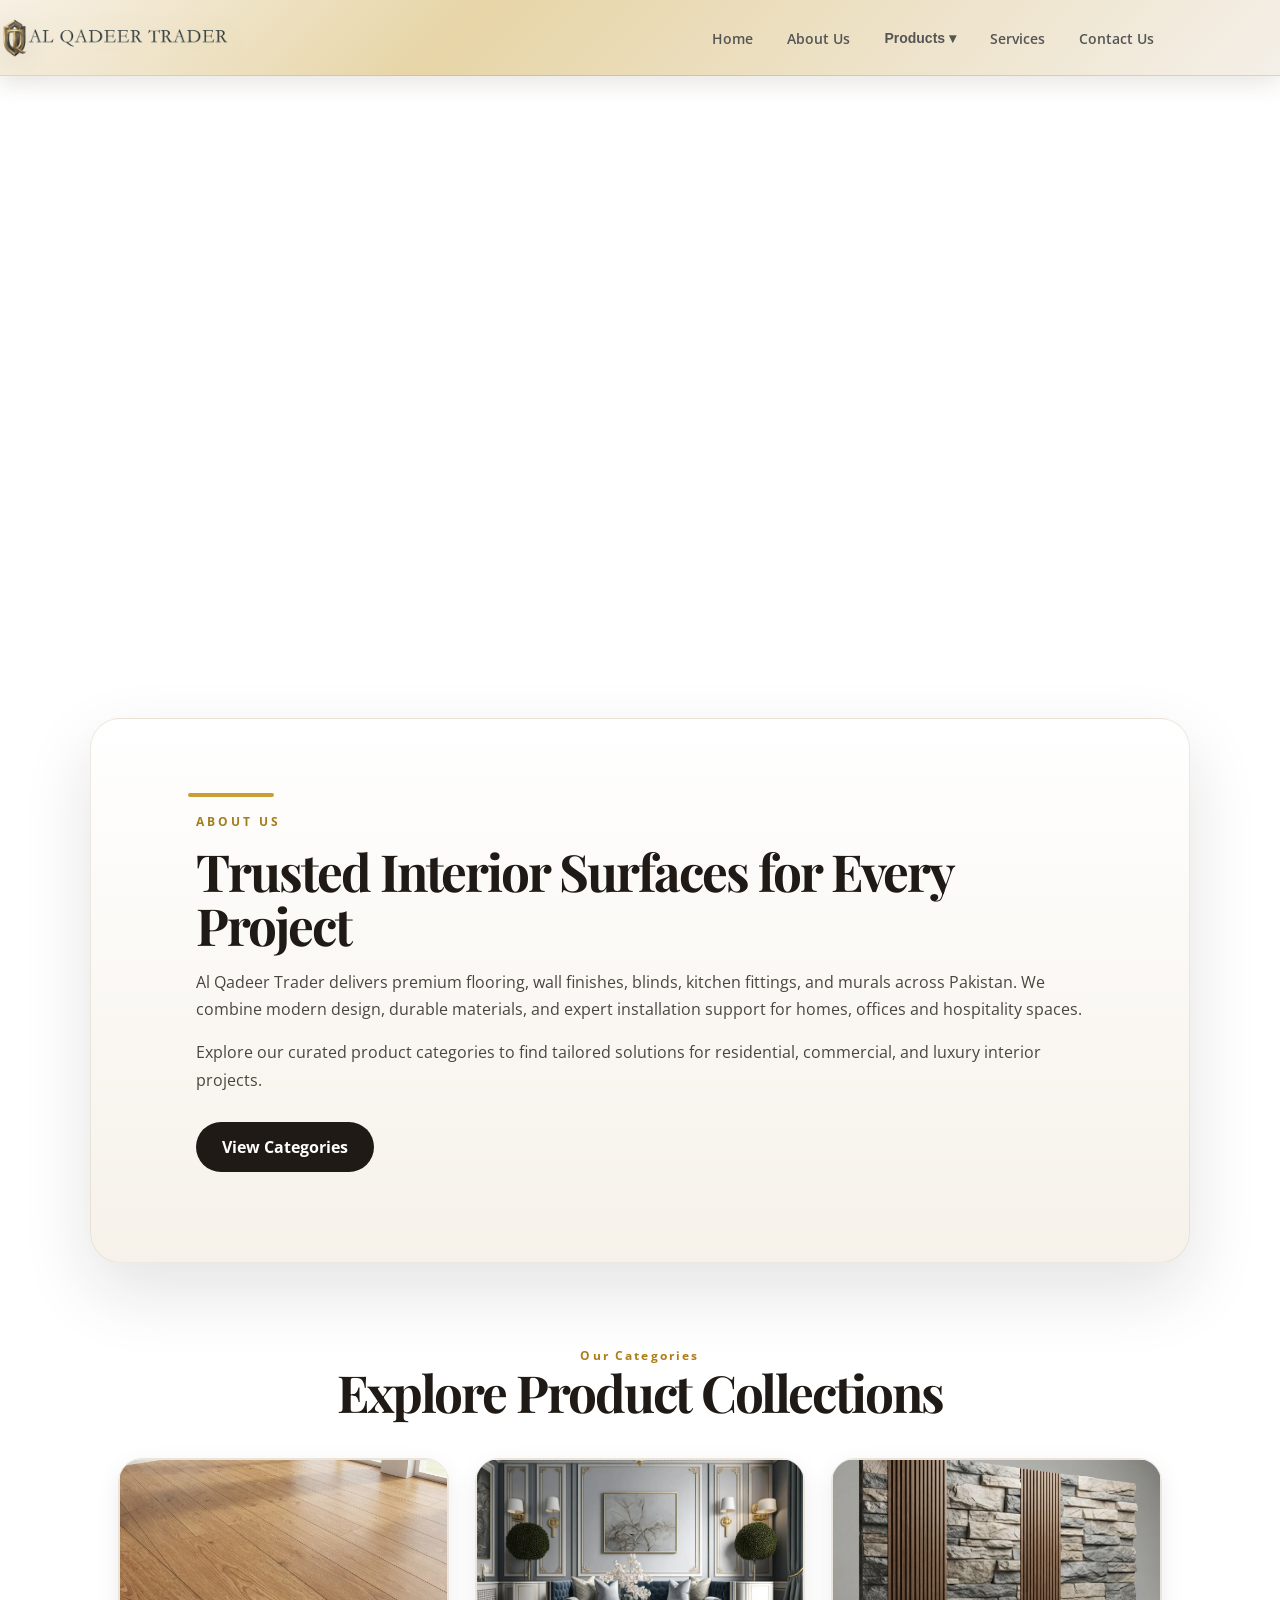
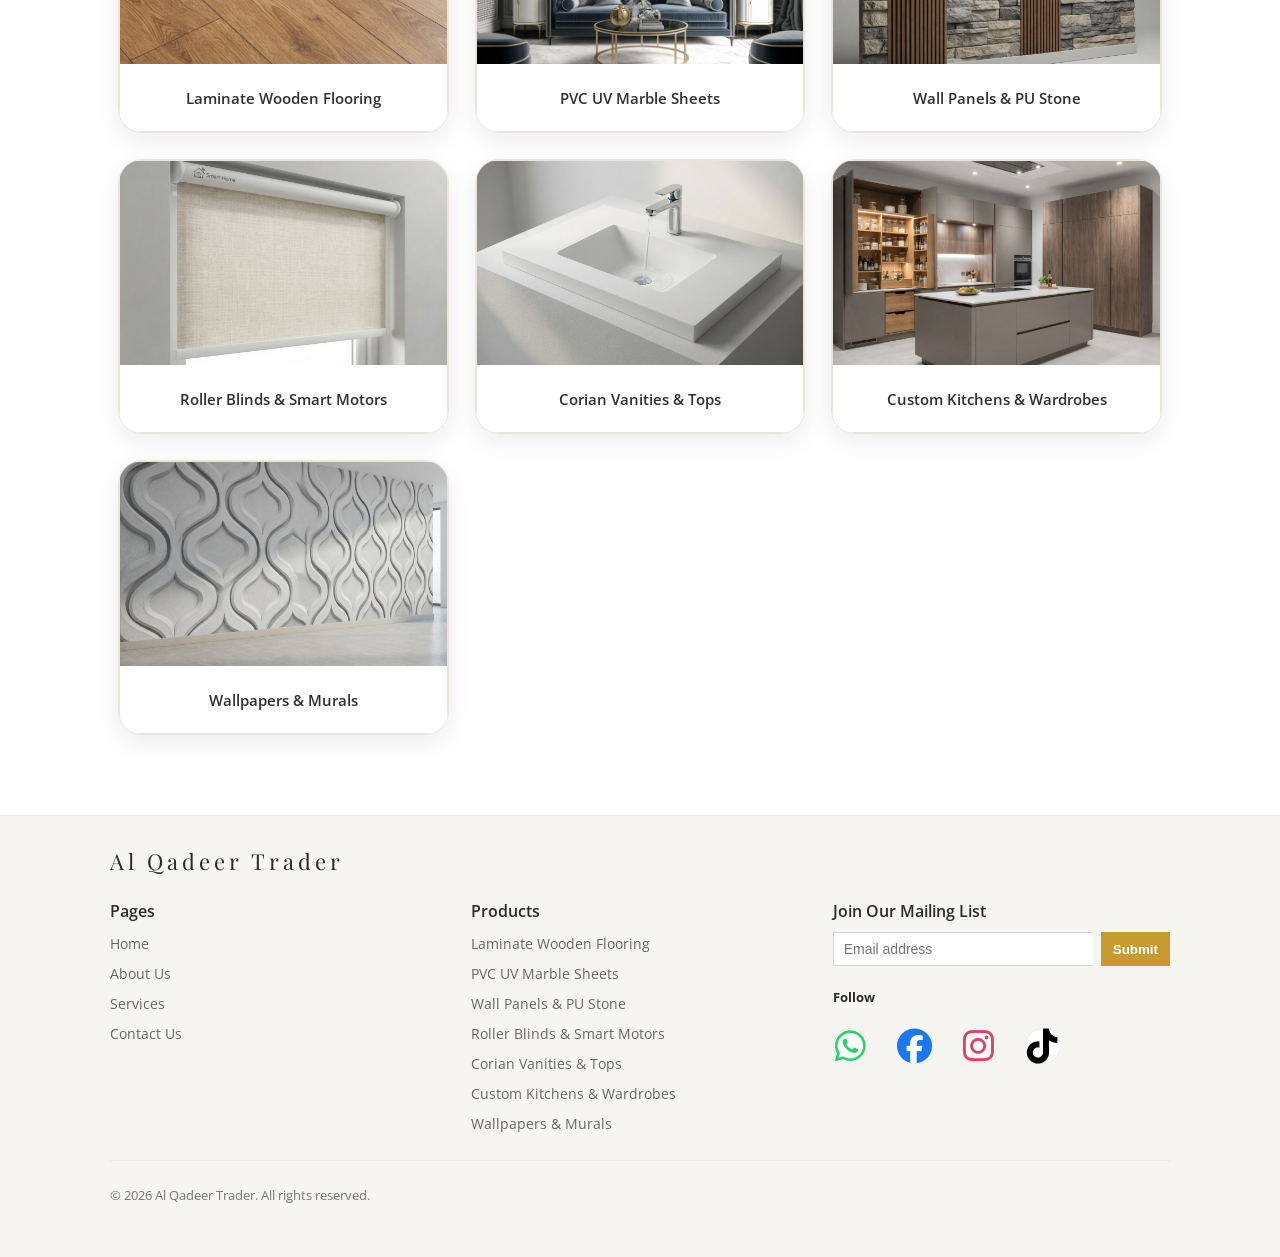
<file: index.html>
<!doctype html>
<html lang="en">
  <head>
    <meta charset="utf-8" />
    <meta name="viewport" content="width=device-width, initial-scale=1" />
    <title>Al Qadeer Trader</title>
    <link
      href="https://fonts.googleapis.com/css2?family=Playfair+Display:wght@400;700&family=Open+Sans:wght@300;600&display=swap"
      rel="stylesheet"
    />
    <link
      rel="stylesheet"
      href="https://cdnjs.cloudflare.com/ajax/libs/font-awesome/6.7.2/css/all.min.css"
    />
    <link rel="stylesheet" href="styles.css" />
  </head>

  <body>
    <header class="navbar">
      <div class="nav-container">
        <a href="index.html" class="brand"><img src="image.png" alt="Al Qadeer Trader" class="brand-logo"></a>

        <button
          class="nav-toggle"
          aria-label="Toggle navigation"
          aria-expanded="false"
        >
          ☰
        </button>

        <nav class="nav" id="mainNav">
          <ul class="nav-list">
            <li class="nav-item"><a href="index.html">Home</a></li>
            <li class="nav-item hide-mobile"><a href="about-us.html">About Us</a></li>

            <li class="nav-item dropdown">
              <button class="dropdown-toggle" aria-expanded="false">
                Products ▾
              </button>
              <ul class="dropdown-menu">
                <li><a href="laminate-flooring.html">Laminate Wooden Flooring</a></li>
                <li><a href="pvc-marble-sheets.html">PVC UV Marble Sheets</a></li>
                <li><a href="wall-panels-pu-stone.html">Wall Panels &amp; PU Stone</a></li>
                <li><a href="roller-blinds-smart-motors.html">Roller Blinds &amp; Smart Motors</a></li>
                <li><a href="corian-vanities.html">Corian Vanities &amp; Tops</a></li>
                <li><a href="custom-kitchens-wardrobes.html">Custom Kitchens &amp; Wardrobes</a></li>
                <li><a href="wallpapers-murals.html">Wallpapers &amp; Murals</a></li>
              </ul>
            </li>

            <li class="nav-item"><a href="services.html">Services</a></li>
            <li class="nav-item"><a href="contact-us.html">Contact Us</a></li>
          </ul>
        </nav>
      </div>
    </header>
    <!-- Mobile full-screen overlay menu (Dribbble-like) -->
    <div class="mobile-menu-overlay" id="mobileMenu" aria-hidden="true">
      <div class="mobile-menu-inner">
        <button class="mobile-close" aria-label="Close menu">✕</button>

        <a href="index.html" class="mobile-brand"><img src="image.png" alt="Al Qadeer Trader" class="brand-logo"></a>

        <ul class="mobile-menu-list">
          <li class="mobile-item"><a href="index.html">Home</a></li>
          <li class="mobile-item mobile-hide"><a href="about-us.html">About Us</a></li>

          <li class="mobile-item mobile-accordion">
            <button class="accordion-toggle">Products ▾</button>
            <ul class="accordion-panel">
              <li><a href="laminate-flooring.html">Laminate Wooden Flooring</a></li>
              <li><a href="pvc-marble-sheets.html">PVC UV Marble Sheets</a></li>
              <li><a href="wall-panels-pu-stone.html">Wall Panels &amp; PU Stone</a></li>
              <li><a href="roller-blinds-smart-motors.html">Roller Blinds &amp; Smart Motors</a></li>
              <li><a href="corian-vanities.html">Corian Vanities &amp; Tops</a></li>
              <li><a href="custom-kitchens-wardrobes.html">Custom Kitchens &amp; Wardrobes</a></li>
              <li><a href="wallpapers-murals.html">Wallpapers &amp; Murals</a></li>
            </ul>
          </li>

          <li class="mobile-item"><a href="services.html">Services</a></li>
          <li class="mobile-item"><a href="contact-us.html">Contact Us</a></li>
        </ul>

        <!-- CTA removed -->
      </div>
    </div>

    <main class="content">
      <div class="video-wrap">
        <video autoplay muted playsinline preload="auto">
          <source src="aqib.mp4" type="video/mp4" />
          Your browser does not support the video tag.
        </video>
      </div>

      <section class="about-section" id="about">
        <div class="about-inner">
          <span class="eyebrow">About Us</span>
          <h2>Trusted Interior Surfaces for Every Project</h2>
          <p>
            Al Qadeer Trader delivers premium flooring, wall finishes, blinds, kitchen fittings, and murals across Pakistan.
            We combine modern design, durable materials, and expert installation support for homes, offices and hospitality spaces.
          </p>
          <p>
            Explore our curated product categories to find tailored solutions for residential, commercial, and luxury interior projects.
          </p>
          <a href="#products" class="button">View Categories</a>
        </div>
      </section>

      <section class="category-overview" id="products">
        <div class="overview-inner">
          <div class="overview-head">
            <span class="eyebrow">Our Categories</span>
            <h2>Explore Product Collections</h2>
          </div>
          <div class="category-grid">
            <article class="gallery-card category-card">
              <a href="laminate-flooring.html">
                <img src="pic.jpeg" alt="Laminate Wooden Flooring" />
                <div class="gallery-caption"><h3>Laminate Wooden Flooring</h3></div>
              </a>
            </article>
            <article class="gallery-card category-card">
              <a href="pvc-marble-sheets.html">
                <img src="pic71.webp" alt="PVC UV Marble Sheets" />
                <div class="gallery-caption"><h3>PVC UV Marble Sheets</h3></div>
              </a>
            </article>
            <article class="gallery-card category-card">
              <a href="wall-panels-pu-stone.html">
                <img src="pic2.jpeg" alt="Wall Panels & PU Stone" />
                <div class="gallery-caption"><h3>Wall Panels &amp; PU Stone</h3></div>
              </a>
            </article>
            <article class="gallery-card category-card">
              <a href="roller-blinds-smart-motors.html">
                <img src="pic3.jpeg" alt="Roller Blinds & Smart Motors" />
                <div class="gallery-caption"><h3>Roller Blinds &amp; Smart Motors</h3></div>
              </a>
            </article>
            <article class="gallery-card category-card">
              <a href="corian-vanities.html">
                <img src="pic4.jpeg" alt="Corian Vanities & Tops" />
                <div class="gallery-caption"><h3>Corian Vanities &amp; Tops</h3></div>
              </a>
            </article>
            <article class="gallery-card category-card">
              <a href="custom-kitchens-wardrobes.html">
                <img src="pic5.jpeg" alt="Custom Kitchens & Wardrobes" />
                <div class="gallery-caption"><h3>Custom Kitchens &amp; Wardrobes</h3></div>
              </a>
            </article>
            <article class="gallery-card category-card">
              <a href="wallpapers-murals.html">
                <img src="pic6.jpeg" alt="Wallpapers & Murals" />
                <div class="gallery-caption"><h3>Wallpapers &amp; Murals</h3></div>
              </a>
            </article>
          </div>
        </div>
      </section>
    </main>
    <footer class="site-footer">
      <div class="footer-inner">
        <div class="footer-top">
          <div class="footer-logo">Al Qadeer Trader</div>
        </div>

        <div class="footer-row">
          <div class="footer-col">
            <h4>Pages</h4>
            <ul>
              <li><a href="index.html">Home</a></li>
              <li><a href="about-us.html">About Us</a></li>
              <li><a href="services.html">Services</a></li>
              <li><a href="contact-us.html">Contact Us</a></li>
            </ul>
          </div>

          <div class="footer-col">
            <h4>Products</h4>
            <ul>
              <li><a href="laminate-flooring.html">Laminate Wooden Flooring</a></li>
              <li><a href="pvc-marble-sheets.html">PVC UV Marble Sheets</a></li>
              <li><a href="wall-panels-pu-stone.html">Wall Panels &amp; PU Stone</a></li>
              <li><a href="roller-blinds-smart-motors.html">Roller Blinds &amp; Smart Motors</a></li>
              <li><a href="corian-vanities.html">Corian Vanities &amp; Tops</a></li>
              <li><a href="custom-kitchens-wardrobes.html">Custom Kitchens &amp; Wardrobes</a></li>
              <li><a href="wallpapers-murals.html">Wallpapers &amp; Murals</a></li>
            </ul>
          </div>

          <div class="footer-col newsletter">
            <h4>Join Our Mailing List</h4>
            <form class="newsletter-form" action="#">
              <input
                type="email"
                name="subscriberEmail"
                placeholder="Email address"
                aria-label="Email address"
                required
              />
              <button type="submit">Submit</button>
            </form>

            <div class="follow">
              <h5>Follow</h5>
              <div class="socials social-icons">
                <a
                  href="https://wa.me/923054003812"
                  target="_blank"
                  aria-label="WhatsApp"
                >
                  <i class="fa-brands fa-whatsapp"></i>
                </a>

                <a
                  href="https://www.facebook.com/share/14rVFrcAW6p/"
                  target="_blank"
                  aria-label="Facebook"
                >
                  <i class="fa-brands fa-facebook"></i>
                </a>

                <a
                  href="https://www.instagram.com/qadeer_traders?igsh=NThneWZia2JzeDB6"
                  target="_blank"
                  aria-label="Instagram"
                >
                  <i class="fa-brands fa-instagram"></i>
                </a>

                <a
                  href="https://www.tiktok.com/@syedahsan12145?_r=1&amp;_t=ZS-99mDiMKHrJX"
                  target="_blank"
                  aria-label="TikTok"
                >
                  <i class="fa-brands fa-tiktok"></i>
                </a>
              </div>
            </div>
          </div>
        </div>

        <div class="footer-bottom">
          <p>© 2026 Al Qadeer Trader. All rights reserved.</p>
        </div>
      </div>
    </footer>
    <script>
      (function () {
        const navToggle = document.querySelector(".nav-toggle");
        const mobileMenu = document.getElementById("mobileMenu");
        const mobileClose = document.querySelector(".mobile-close");

        function openMobile() {
          mobileMenu.classList.add("open");
          mobileMenu.setAttribute("aria-hidden", "false");
          document.body.classList.add("no-scroll");
          if (navToggle) navToggle.setAttribute("aria-expanded", "true");
        }

        function closeMobile() {
          mobileMenu.classList.remove("open");
          mobileMenu.setAttribute("aria-hidden", "true");
          document.body.classList.remove("no-scroll");
          if (navToggle) navToggle.setAttribute("aria-expanded", "false");
        }

        if (navToggle && mobileMenu) {
          navToggle.addEventListener("click", openMobile);
        }
        if (mobileClose) mobileClose.addEventListener("click", closeMobile);

        // Close overlay when clicking the backdrop
        mobileMenu.addEventListener("click", (e) => {
          if (e.target === mobileMenu) closeMobile();
        });

        // Accordion behavior inside mobile overlay
        document.querySelectorAll(".accordion-toggle").forEach((btn) => {
          btn.addEventListener("click", function () {
            const panel = this.nextElementSibling;
            const isOpen = panel.style.display === "block";
            document
              .querySelectorAll(".accordion-panel")
              .forEach((p) => (p.style.display = "none"));
            if (!isOpen) panel.style.display = "block";
          });
        });

        // Keep desktop dropdowns working as before
        document.querySelectorAll(".dropdown-toggle").forEach((btn) => {
          btn.addEventListener("click", function (e) {
            const parent = this.parentElement;
            const expanded = parent.classList.toggle("open");
            this.setAttribute("aria-expanded", expanded);
          });
        });

        // Close dropdowns when clicking outside (desktop)
        document.addEventListener("click", (e) => {
          if (!e.target.closest(".nav")) {
            document
              .querySelectorAll(".dropdown.open")
              .forEach((d) => d.classList.remove("open"));
            document
              .querySelectorAll('.dropdown-toggle[aria-expanded="true"]')
              .forEach((t) => t.setAttribute("aria-expanded", "false"));
          }
        });

        // Close mobile overlay if resizing to desktop
        window.addEventListener("resize", () => {
          if (window.innerWidth > 900) closeMobile();
        });
      })();
    </script>
    <script src="footer.js"></script>
  </body>
</html>
</file>
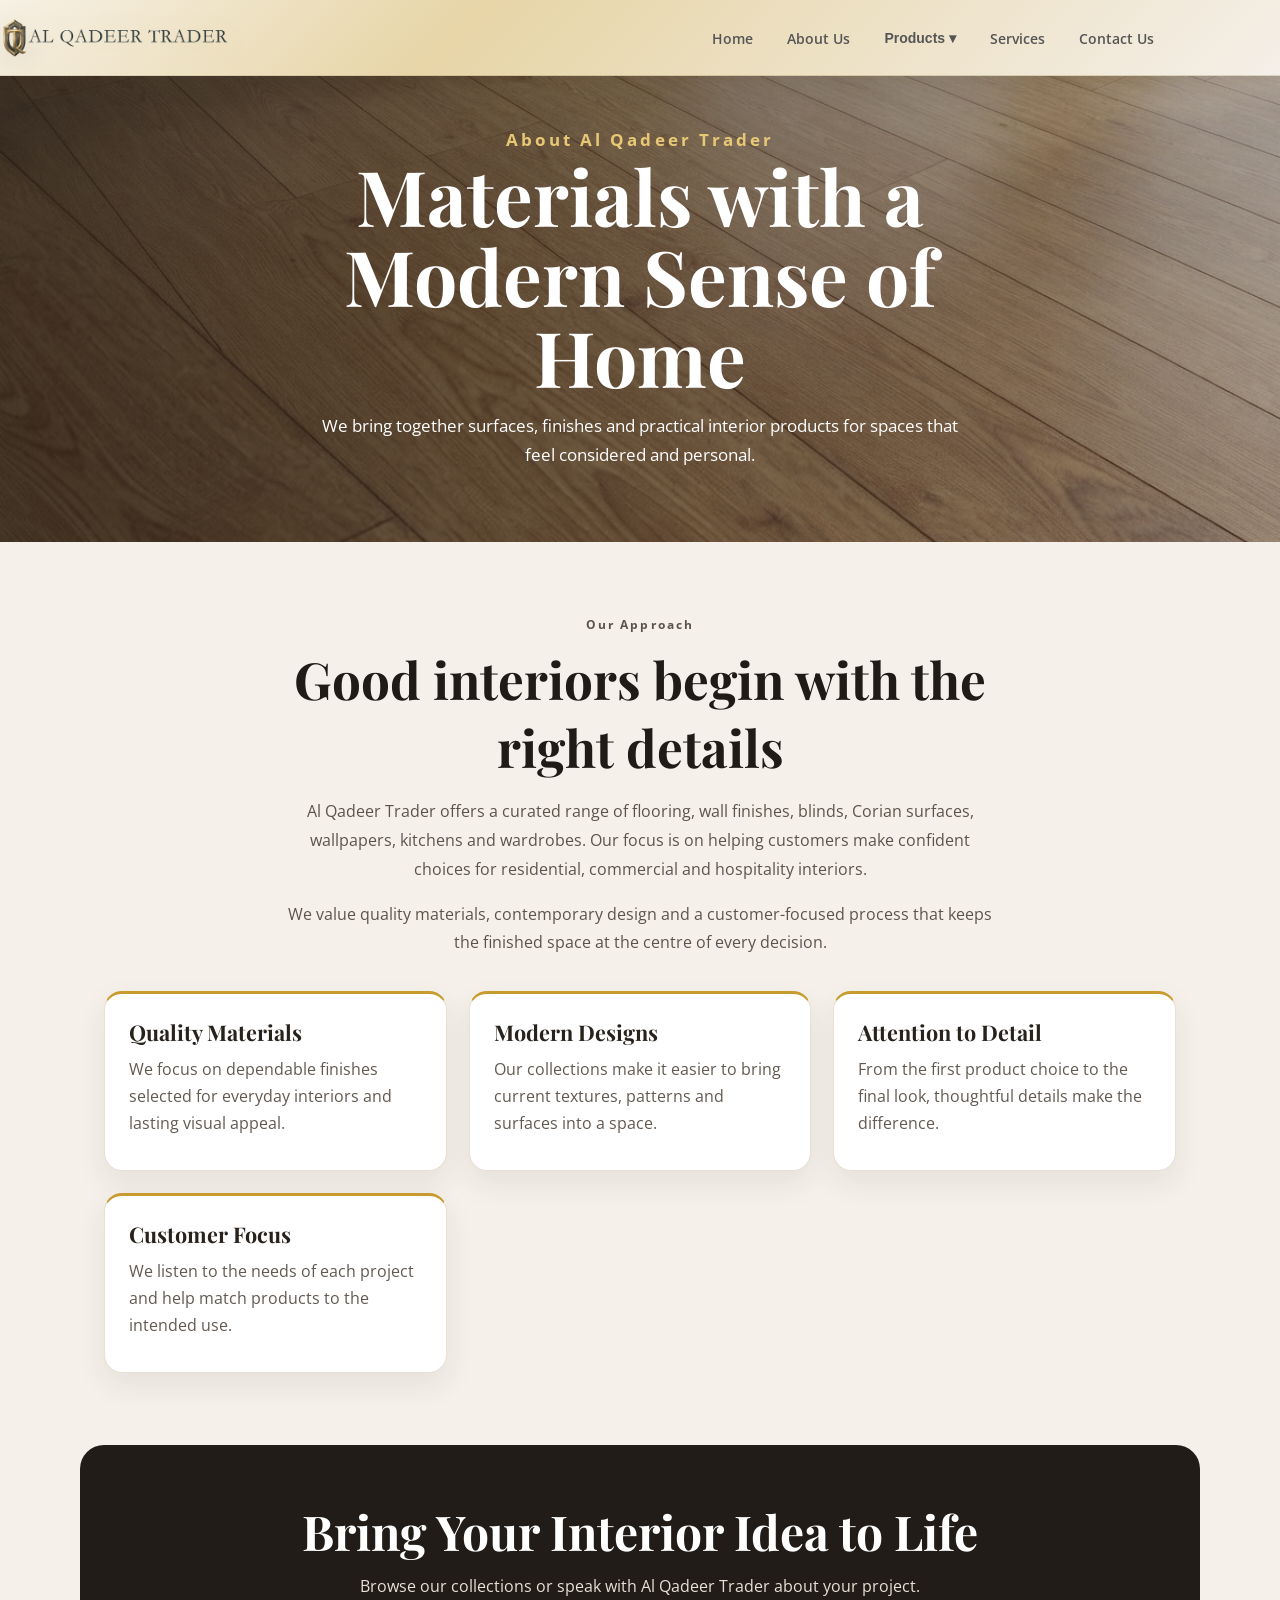
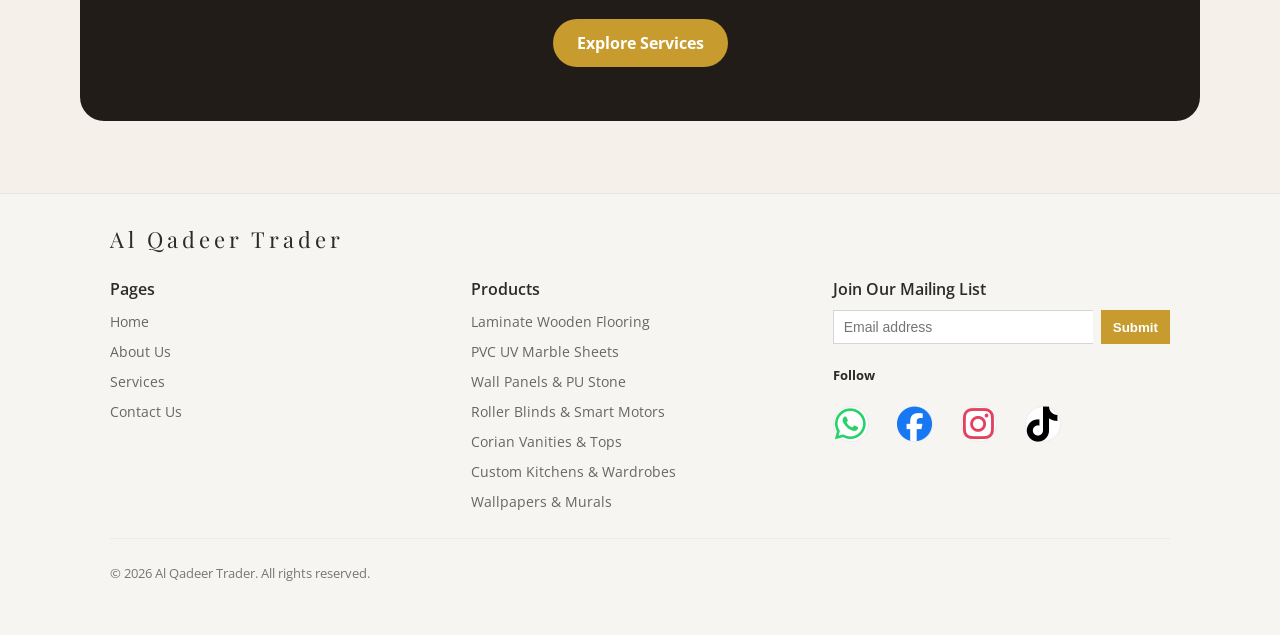
<file: about-us.html>
<!doctype html>
<html lang="en">
  <head>
    <meta charset="utf-8" /><meta name="viewport" content="width=device-width, initial-scale=1" />
    <meta name="description" content="Learn about Al Qadeer Trader and its approach to modern interior materials and finishes." />
    <title>About Us | Al Qadeer Trader</title>
    <link rel="preconnect" href="https://fonts.googleapis.com" /><link rel="preconnect" href="https://fonts.gstatic.com" crossorigin />
    <link href="https://fonts.googleapis.com/css2?family=Playfair+Display:wght@400;700&family=Open+Sans:wght@300;400;600;700&display=swap" rel="stylesheet" /><link rel="stylesheet" href="styles.css" /><link rel="stylesheet" href="footer.css" /><link rel="stylesheet" href="responsive-nav.css" /><link rel="stylesheet" href="https://cdnjs.cloudflare.com/ajax/libs/font-awesome/6.7.2/css/all.min.css" />
  </head>
  <body class="inner-page">
    <header class="navbar"><div class="nav-container"><a href="index.html" class="brand"><img src="image.png" alt="Al Qadeer Trader" class="brand-logo" /></a><nav class="nav" aria-label="Main navigation"><ul class="nav-list"><li class="nav-item"><a href="index.html" class="nav-link">Home</a></li><li class="nav-item"><a href="about-us.html" class="nav-link active">About Us</a></li><li class="nav-item dropdown"><button class="dropdown-toggle" aria-expanded="false">Products ▾</button><ul class="dropdown-menu"><li><a href="laminate-flooring.html">Laminate Wooden Flooring</a></li><li><a href="pvc-marble-sheets.html">PVC UV Marble Sheets</a></li><li><a href="wall-panels-pu-stone.html">Wall Panels &amp; PU Stone</a></li><li><a href="roller-blinds-smart-motors.html">Roller Blinds &amp; Smart Motors</a></li><li><a href="corian-vanities.html">Corian Vanities &amp; Tops</a></li><li><a href="custom-kitchens-wardrobes.html">Custom Kitchens &amp; Wardrobes</a></li><li><a href="wallpapers-murals.html">Wallpapers &amp; Murals</a></li></ul></li><li class="nav-item"><a href="services.html" class="nav-link">Services</a></li><li class="nav-item"><a href="contact-us.html" class="nav-link">Contact Us</a></li></ul></nav></div></header>
    <main><section class="inner-hero" style="background-image:url('pic.jpeg')"><div class="inner-hero-content"><p class="eyebrow">About Al Qadeer Trader</p><h1>Materials with a Modern Sense of Home</h1><p>We bring together surfaces, finishes and practical interior products for spaces that feel considered and personal.</p></div></section>
      <section class="inner-section"><div class="inner-copy section-heading"><p class="eyebrow">Our Approach</p><h2>Good interiors begin with the right details</h2><p>Al Qadeer Trader offers a curated range of flooring, wall finishes, blinds, Corian surfaces, wallpapers, kitchens and wardrobes. Our focus is on helping customers make confident choices for residential, commercial and hospitality interiors.</p><p>We value quality materials, contemporary design and a customer-focused process that keeps the finished space at the centre of every decision.</p></div><div class="value-grid"><article class="value-card"><h3>Quality Materials</h3><p>We focus on dependable finishes selected for everyday interiors and lasting visual appeal.</p></article><article class="value-card"><h3>Modern Designs</h3><p>Our collections make it easier to bring current textures, patterns and surfaces into a space.</p></article><article class="value-card"><h3>Attention to Detail</h3><p>From the first product choice to the final look, thoughtful details make the difference.</p></article><article class="value-card"><h3>Customer Focus</h3><p>We listen to the needs of each project and help match products to the intended use.</p></article></div></section>
      <section class="inner-cta"><h2>Bring Your Interior Idea to Life</h2><p>Browse our collections or speak with Al Qadeer Trader about your project.</p><a class="page-button" href="services.html">Explore Services</a></section></main>
    <div data-site-footer></div><script src="footer.js"></script><script src="responsive-nav.js"></script>
  </body>
</html>
</file>
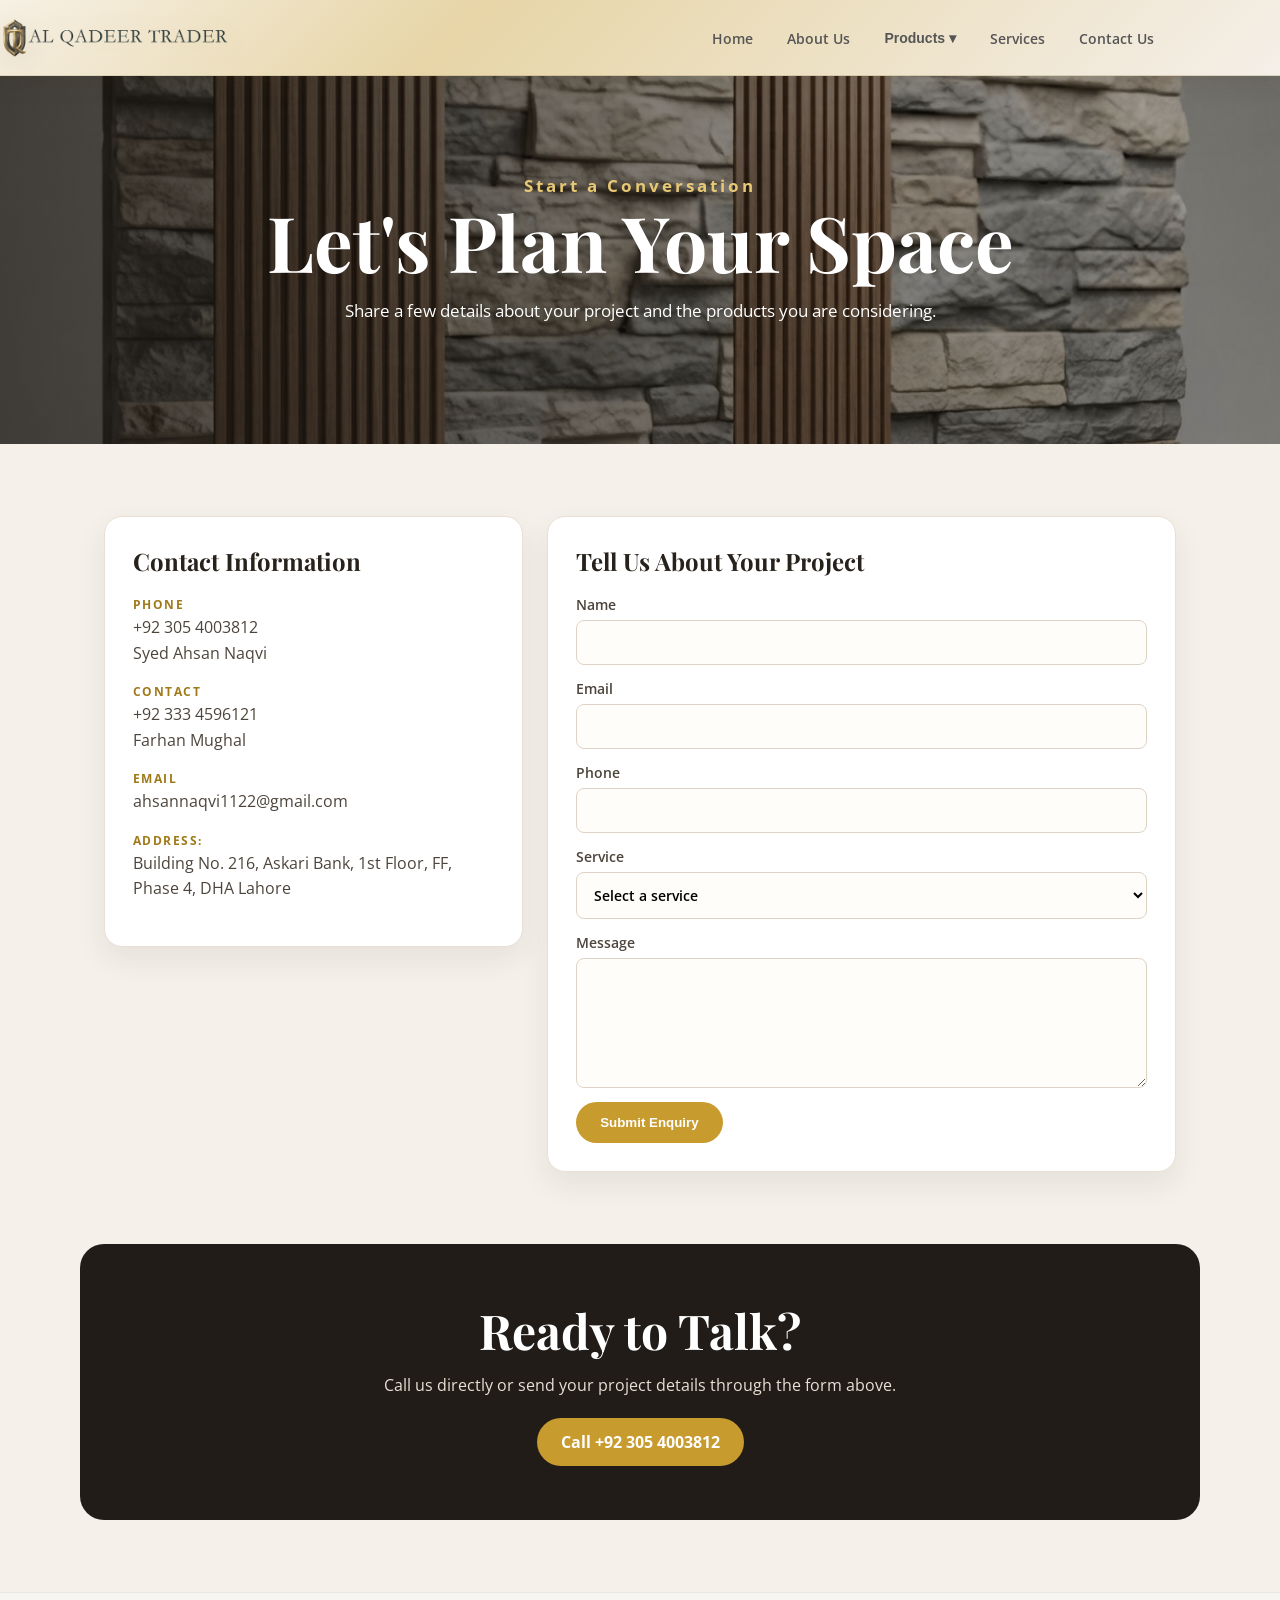
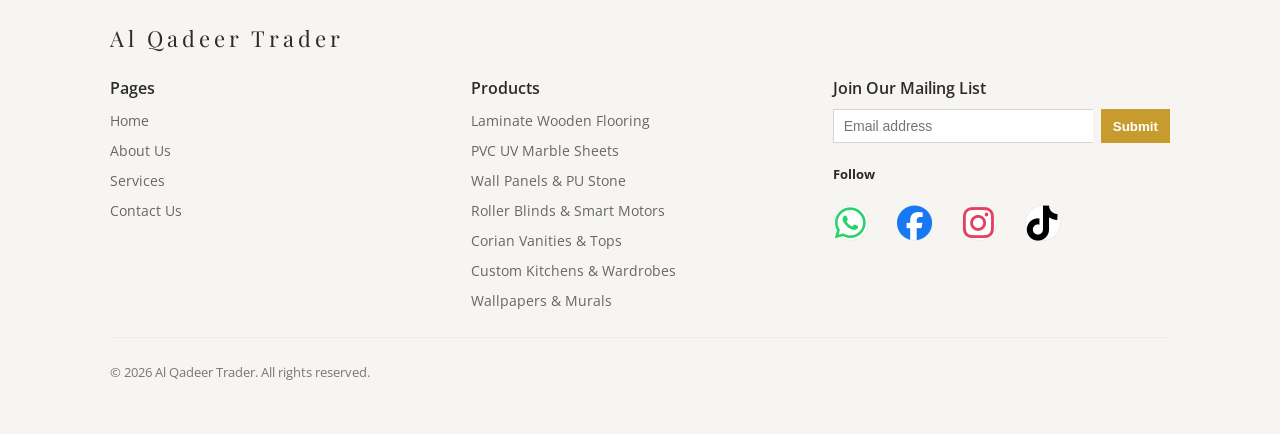
<file: contact-us.html>
<!doctype html>
<html lang="en">
  <head>
    <meta charset="utf-8" /><meta name="viewport" content="width=device-width, initial-scale=1" />
    <meta name="description" content="Contact Al Qadeer Trader for interior surfaces, blinds, wallpapers, kitchens and wardrobes." />
    <title>Contact Us | Al Qadeer Trader</title>
    <link rel="preconnect" href="https://fonts.googleapis.com" /><link rel="preconnect" href="https://fonts.gstatic.com" crossorigin />
    <link href="https://fonts.googleapis.com/css2?family=Playfair+Display:wght@400;700&family=Open+Sans:wght@300;400;600;700&display=swap" rel="stylesheet" /><link rel="stylesheet" href="styles.css" /><link rel="stylesheet" href="footer.css" /><link rel="stylesheet" href="responsive-nav.css" /><link rel="stylesheet" href="https://cdnjs.cloudflare.com/ajax/libs/font-awesome/6.7.2/css/all.min.css" />
  </head>
  <body class="inner-page">
    <header class="navbar"><div class="nav-container"><a href="index.html" class="brand"><img src="image.png" alt="Al Qadeer Trader" class="brand-logo" /></a><nav class="nav" aria-label="Main navigation"><ul class="nav-list"><li class="nav-item"><a href="index.html" class="nav-link">Home</a></li><li class="nav-item"><a href="about-us.html" class="nav-link">About Us</a></li><li class="nav-item dropdown"><button class="dropdown-toggle" aria-expanded="false">Products ▾</button><ul class="dropdown-menu"><li><a href="laminate-flooring.html">Laminate Wooden Flooring</a></li><li><a href="pvc-marble-sheets.html">PVC UV Marble Sheets</a></li><li><a href="wall-panels-pu-stone.html">Wall Panels &amp; PU Stone</a></li><li><a href="roller-blinds-smart-motors.html">Roller Blinds &amp; Smart Motors</a></li><li><a href="corian-vanities.html">Corian Vanities &amp; Tops</a></li><li><a href="custom-kitchens-wardrobes.html">Custom Kitchens &amp; Wardrobes</a></li><li><a href="wallpapers-murals.html">Wallpapers &amp; Murals</a></li></ul></li><li class="nav-item"><a href="services.html" class="nav-link">Services</a></li><li class="nav-item"><a href="contact-us.html" class="nav-link active">Contact Us</a></li></ul></nav></div></header>
    <main><section class="inner-hero" style="background-image:url('pic2.jpeg')"><div class="inner-hero-content"><p class="eyebrow">Start a Conversation</p><h1>Let's Plan Your Space</h1><p>Share a few details about your project and the products you are considering.</p></div></section>
      <section class="inner-section"><div class="contact-layout"><aside class="contact-panel"><h2>Contact Information</h2><a class="contact-detail" href="tel:+923054003812"><strong>Phone</strong>+92 305 4003812<br />Syed Ahsan Naqvi</a><a class="contact-detail" href="tel:+923334596121"><strong>Contact</strong>+92 333 4596121<br />Farhan Mughal</a><a class="contact-detail" href="mailto:ahsannaqvi1122@gmail.com"><strong>Email</strong>ahsannaqvi1122@gmail.com</a><p class="contact-detail"><strong>Address:</strong>Building No. 216, Askari Bank, 1st Floor, FF, Phase 4, DHA Lahore</p></aside><div class="contact-panel"><h2>Tell Us About Your Project</h2><form class="contact-form" id="enquiryForm"><label>Name<input type="text" name="name" autocomplete="name" required /></label><label>Email<input type="email" name="email" autocomplete="email" required /></label><label>Phone<input type="tel" name="phone" autocomplete="tel" /></label><label>Service<select name="service"><option value="">Select a service</option><option>PVC UV Marble Sheets</option><option>Wall Panels &amp; PU Stone</option><option>Roller Blinds &amp; Smart Motors</option><option>Wallpapers &amp; Murals</option><option>Corian Vanities &amp; Tops</option><option>Custom Kitchens &amp; Wardrobes</option></select></label><label>Message<textarea name="message" required></textarea></label><button class="page-button" type="submit">Submit Enquiry</button></form></div></div></section>
      <section class="inner-cta"><h2>Ready to Talk?</h2><p>Call us directly or send your project details through the form above.</p><a class="page-button" href="tel:+923054003812">Call +92 305 4003812</a></section></main>
    <div data-site-footer></div><script src="footer.js"></script><script src="responsive-nav.js"></script>
    <script>
      document.getElementById("enquiryForm").addEventListener("submit", function (event) {
        event.preventDefault();
        const formData = new FormData(event.currentTarget);
        const enquiry = [
          "New Customer Enquiry",
          "Name: " + formData.get("name"),
          "Customer Email: " + formData.get("email"),
          "Phone: " + (formData.get("phone") || "Not provided"),
          "Service: " + (formData.get("service") || "Not selected"),
          "Message: " + formData.get("message")
        ].join("\n");
        const encodedEnquiry = encodeURIComponent(enquiry);
        window.open("https://wa.me/923054003812?text=" + encodedEnquiry, "_blank");
        window.location.href = "mailto:ahsannaqvi1122@gmail.com?subject=" + encodeURIComponent("New Customer Enquiry") + "&body=" + encodedEnquiry;
      });
    </script>
  </body>
</html>
</file>
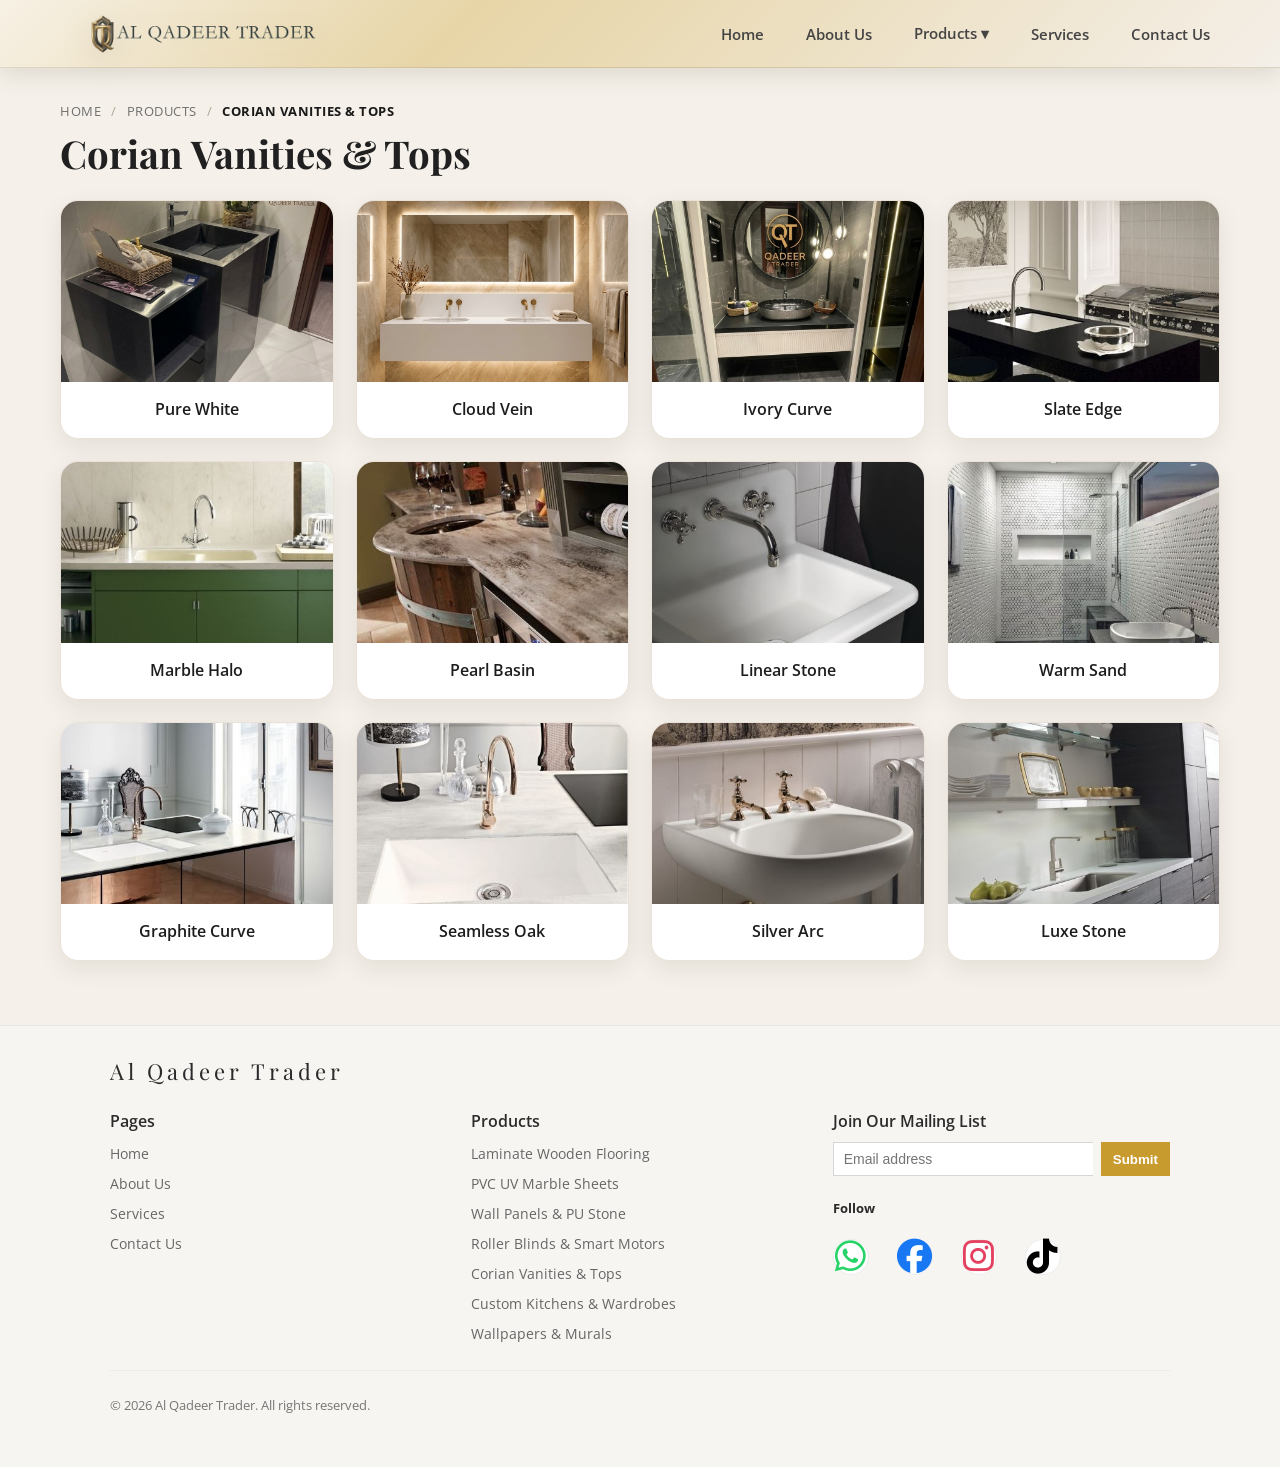
<file: corian-vanities.html>
<!doctype html>
<html lang="en">
  <head>
    <meta charset="utf-8" />
    <meta name="viewport" content="width=device-width, initial-scale=1" />
    <title>Corian Vanities & Tops</title>
    <link rel="preconnect" href="https://fonts.googleapis.com" />
    <link rel="preconnect" href="https://fonts.gstatic.com" crossorigin />
    <link href="https://fonts.googleapis.com/css2?family=Playfair+Display:wght@400;700&family=Open+Sans:wght@300;400;600;700&display=swap" rel="stylesheet" />
    <style>
      * { box-sizing: border-box; }
      html { scroll-behavior: smooth; }
      body { margin: 0; font-family: 'Open Sans', Arial, sans-serif; color: #1d1d1d; background: #f5f1ea; }
      a { text-decoration: none; }
      img { max-width: 100%; display: block; }
      .navbar { position: sticky; top: 0; z-index: 1000; background: linear-gradient(135deg, #f7f1e5 0%, #e7d5a7 36%, #f4efe8 100%); backdrop-filter: blur(6px); box-shadow: 0 8px 22px rgba(73, 58, 30, 0.12); border-bottom: 1px solid rgba(118, 90, 46, 0.18); }
      .nav-container { max-width: 1200px; margin: 0 auto; padding: 12px 20px; display: flex; align-items: center; justify-content: space-between; gap: 18px; }
      .brand { display: inline-flex; align-items: center; font-family: 'Playfair Display', serif; font-size: clamp(1.3rem, 2vw, 2rem); letter-spacing: 0.12em; color: #1e1e1e; font-weight: 700; }
      .brand-logo {
        display: block;
        width: clamp(210px, 20vw, 330px);
        height: auto;
        max-height: 90px;
        object-fit: contain;
        background: transparent;
        filter: drop-shadow(0 8px 16px rgba(80, 62, 28, 0.15));
      }
      .nav-list { list-style: none; margin: 0; padding: 0; display: flex; align-items: center; gap: 22px; }
      .nav-item { position: relative; }
      .nav-link, .dropdown-toggle { border: 0; background: transparent; color: #444; font-size: 0.96rem; font-weight: 600; font-family: 'Open Sans', Arial, sans-serif; padding: 8px 10px; cursor: pointer; }
      .nav-link:hover, .dropdown-toggle:hover, .nav-link.active { color: #111; }
      .dropdown { position: relative; }
      .dropdown-menu { position: absolute; top: calc(100% + 10px); left: 0; min-width: 240px; background: #fff; border: 1px solid #ece5dd; border-radius: 10px; box-shadow: 0 14px 30px rgba(0,0,0,0.08); padding: 8px 0; display: none; list-style: none; }
      .dropdown:hover .dropdown-menu, .dropdown:focus-within .dropdown-menu { display: block; }
      .dropdown-menu a { display: block; color: #444; padding: 10px 14px; font-size: 0.92rem; font-weight: 500; }
      .dropdown-menu a:hover { background: #f7f3ee; color: #111; }
      .page-header { max-width: 1200px; margin: 0 auto; padding: 34px 20px 10px; }
      .breadcrumb { display: flex; align-items: center; gap: 10px; flex-wrap: wrap; color: #6f6f6f; font-size: 0.8rem; letter-spacing: 0.04em; text-transform: uppercase; }
      .breadcrumb a { color: #6f6f6f; }
      .breadcrumb .sep { color: #b0a694; }
      .breadcrumb .current { color: #1a1a1a; font-weight: 700; }
      .page-title { margin: 12px 0 0; font-family: 'Playfair Display', serif; font-size: clamp(2.2rem, 3vw, 4rem); line-height: 1.1; color: #202020; }
      .gallery-shell { max-width: 1200px; margin: 0 auto; padding: 16px 20px 64px; }
      .gallery-grid { display: grid; grid-template-columns: repeat(4, minmax(0, 1fr)); gap: 22px; }
      .product-card { background: #fff; border: 1px solid #eae1d8; border-radius: 18px; overflow: hidden; box-shadow: 0 8px 24px rgba(25, 22, 18, 0.08); transition: transform 0.28s ease, box-shadow 0.28s ease; }
      .product-card:hover { transform: translateY(-6px); box-shadow: 0 18px 32px rgba(25, 22, 18, 0.12); }
      .product-card img { width: 100%; aspect-ratio: 1.5 / 1; object-fit: cover; transition: transform 0.35s ease; }
      .product-card:hover img { transform: scale(1.06); }
      .product-card .info { padding: 16px 14px 18px; }
      .product-card h3 { margin: 0; font-size: 1rem; font-weight: 600; color: #1d1d1d; text-align: center; }
      @media (max-width: 980px) { .gallery-grid { grid-template-columns: repeat(2, minmax(0, 1fr)); } }
      @media (max-width: 640px) { .nav-container { flex-direction: column; align-items: flex-start; } .nav-list { flex-wrap: wrap; gap: 10px 14px; } .gallery-grid { grid-template-columns: 1fr; } }
    </style>
    <link rel="stylesheet" href="footer.css" />
    <link rel="stylesheet" href="responsive-nav.css" />
    <link rel="stylesheet" href="product-detail.css" />
    <link rel="stylesheet" href="https://cdnjs.cloudflare.com/ajax/libs/font-awesome/6.7.2/css/all.min.css" />
  </head>
  <body>
    <header class="navbar">
      <div class="nav-container">
        <a href="index.html" class="brand"><img src="image.png" alt="Al Qadeer Trader" class="brand-logo"></a>
        <nav class="nav" aria-label="Main navigation">
          <ul class="nav-list">
            <li class="nav-item"><a href="index.html" class="nav-link">Home</a></li>
            <li class="nav-item"><a href="about-us.html" class="nav-link">About Us</a></li>
            <li class="nav-item dropdown">
              <button class="dropdown-toggle" aria-expanded="false">Products ▾</button>
              <ul class="dropdown-menu">
                <li><a href="laminate-flooring.html">Laminate Wooden Flooring</a></li>
                <li><a href="pvc-marble-sheets.html">PVC UV Marble Sheets</a></li>
                <li><a href="wall-panels-pu-stone.html">Wall Panels &amp; PU Stone</a></li>
                <li><a href="roller-blinds-smart-motors.html">Roller Blinds &amp; Smart Motors</a></li>
                <li><a href="corian-vanities.html" class="nav-link active">Corian Vanities &amp; Tops</a></li>
                <li><a href="custom-kitchens-wardrobes.html">Custom Kitchens &amp; Wardrobes</a></li>
                <li><a href="wallpapers-murals.html">Wallpapers &amp; Murals</a></li>
              </ul>
            </li>
            <li class="nav-item"><a href="services.html" class="nav-link">Services</a></li>
            <li class="nav-item"><a href="contact-us.html" class="nav-link">Contact Us</a></li>
          </ul>
        </nav>
      </div>
    </header>

    <main>
      <div class="page-header">
        <div class="breadcrumb" aria-label="Breadcrumb">
          <a href="index.html">Home</a>
          <span class="sep">/</span>
          <a href="index.html">Products</a>
          <span class="sep">/</span>
          <span class="current">Corian Vanities &amp; Tops</span>
        </div>
        <h1 class="page-title">Corian Vanities &amp; Tops</h1>
      </div>

      <div class="gallery-shell">
        <div class="gallery-grid">
          <article class="product-card"><img src="pic31.jpg" alt="Pure White Vanity"><div class="info"><h3>Pure White</h3></div></article>
          <article class="product-card"><img src="pic32.jpg" alt="Cloud Vein Vanity"><div class="info"><h3>Cloud Vein</h3></div></article>
          <article class="product-card"><img src="pic33.jpg" alt="Ivory Curve Vanity"><div class="info"><h3>Ivory Curve</h3></div></article>
          <article class="product-card"><img src="pic34.jpg" alt="Slate Edge Vanity"><div class="info"><h3>Slate Edge</h3></div></article>
          <article class="product-card"><img src="pic35.jpg" alt="Marble Halo Vanity"><div class="info"><h3>Marble Halo</h3></div></article>
          <article class="product-card"><img src="pic36.jpg" alt="Pearl Basin Vanity"><div class="info"><h3>Pearl Basin</h3></div></article>
          <article class="product-card"><img src="pic37.jpg" alt="Linear Stone Vanity"><div class="info"><h3>Linear Stone</h3></div></article>
          <article class="product-card"><img src="pic38.jpg" alt="Warm Sand Vanity"><div class="info"><h3>Warm Sand</h3></div></article>
          <article class="product-card"><img src="pic39.jpg" alt="Graphite Curve Vanity"><div class="info"><h3>Graphite Curve</h3></div></article>
          <article class="product-card"><img src="pic40.jpg" alt="Seamless Oak Vanity"><div class="info"><h3>Seamless Oak</h3></div></article>
          <article class="product-card"><img src="pic41.jpg" alt="Silver Arc Vanity"><div class="info"><h3>Silver Arc</h3></div></article>
          <article class="product-card"><img src="pic42.jpg" alt="Luxe Stone Vanity"><div class="info"><h3>Luxe Stone</h3></div></article>
        </div>
      </div>
    </main>
    <div data-site-footer></div><script src="footer.js"></script><script src="responsive-nav.js"></script><script src="product-detail.js"></script>
  </body>
</html>
</file>
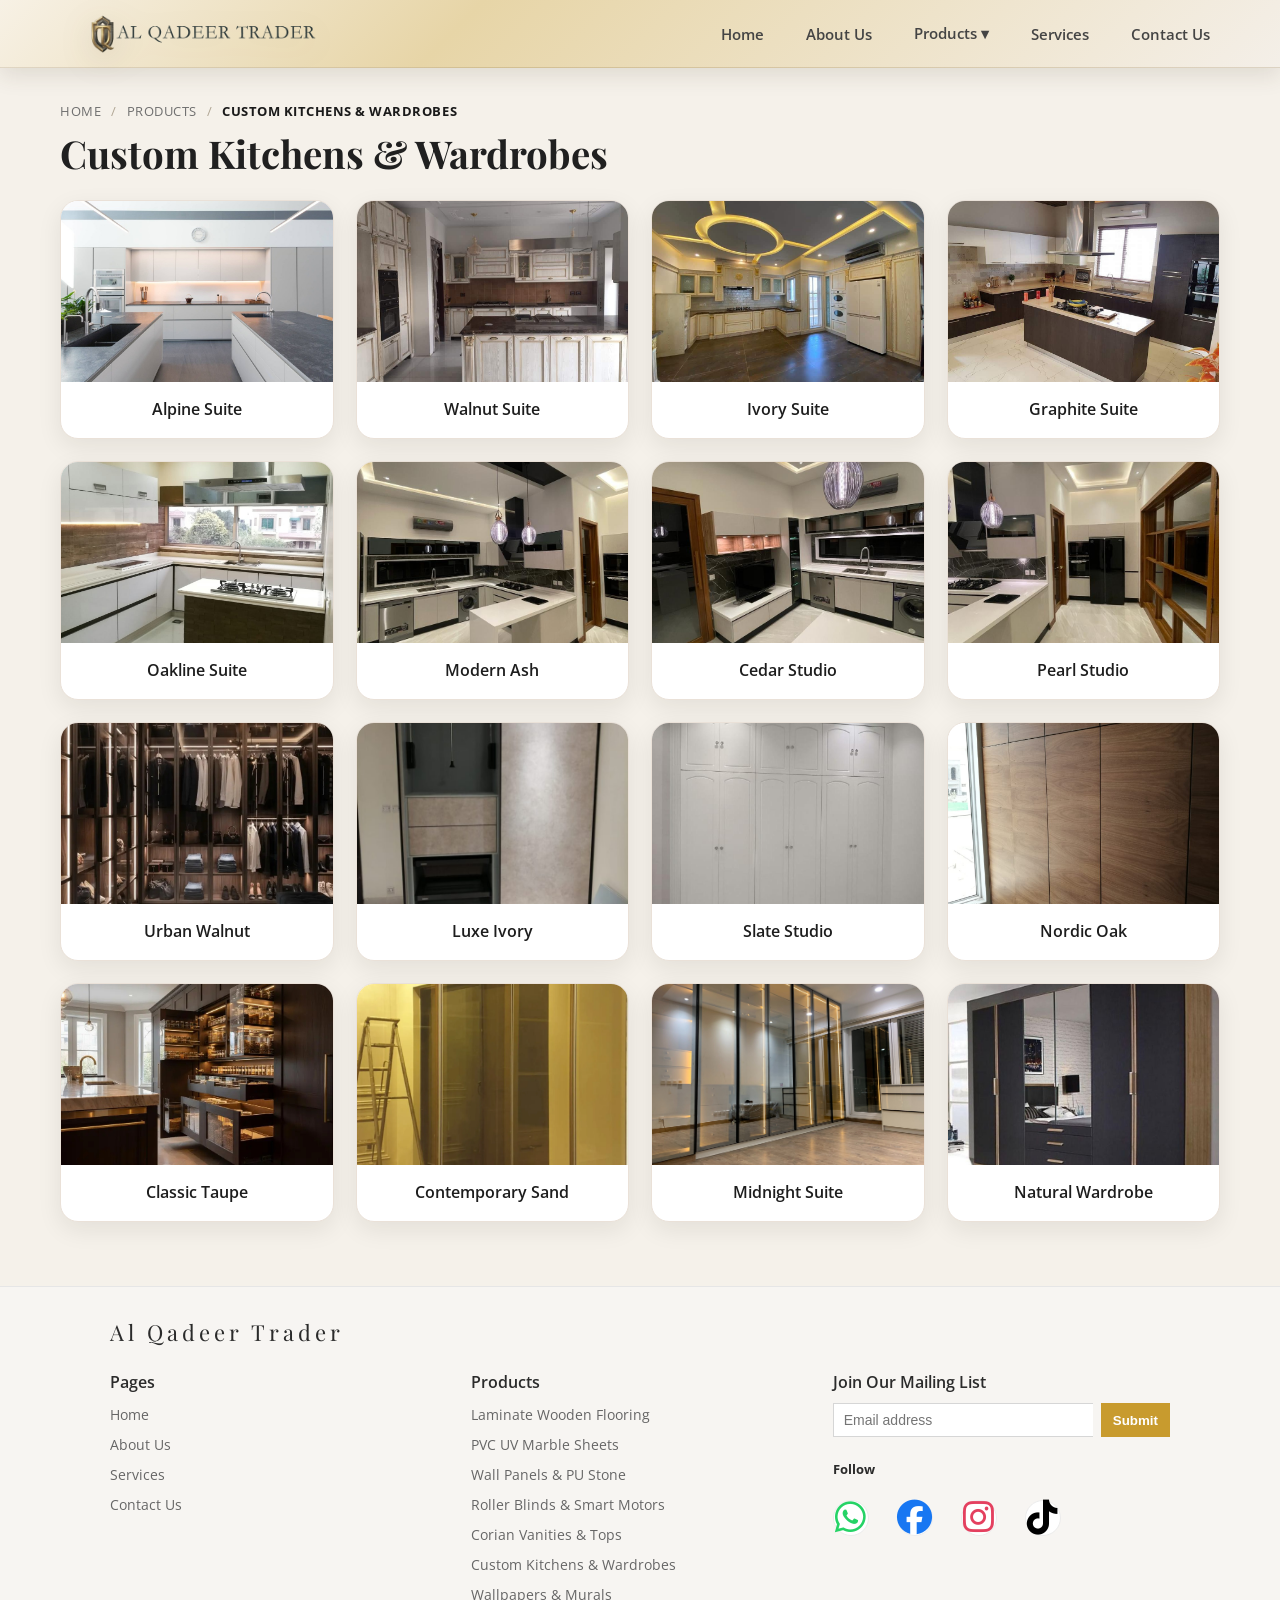
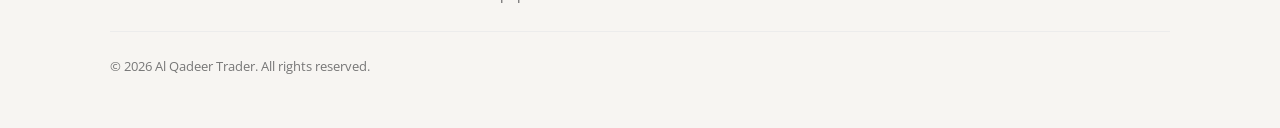
<file: custom-kitchens-wardrobes.html>
<!doctype html>
<html lang="en">
  <head>
    <meta charset="utf-8" />
    <meta name="viewport" content="width=device-width, initial-scale=1" />
    <title>Custom Kitchens & Wardrobes</title>
    <link rel="preconnect" href="https://fonts.googleapis.com" />
    <link rel="preconnect" href="https://fonts.gstatic.com" crossorigin />
    <link href="https://fonts.googleapis.com/css2?family=Playfair+Display:wght@400;700&family=Open+Sans:wght@300;400;600;700&display=swap" rel="stylesheet" />
    <style>
      * { box-sizing: border-box; }
      html { scroll-behavior: smooth; }
      body { margin: 0; font-family: 'Open Sans', Arial, sans-serif; color: #1d1d1d; background: #f5f1ea; }
      a { text-decoration: none; }
      img { max-width: 100%; display: block; }
      .navbar { position: sticky; top: 0; z-index: 1000; background: linear-gradient(135deg, #f7f1e5 0%, #e7d5a7 36%, #f4efe8 100%); backdrop-filter: blur(6px); box-shadow: 0 8px 22px rgba(73, 58, 30, 0.12); border-bottom: 1px solid rgba(118, 90, 46, 0.18); }
      .nav-container { max-width: 1200px; margin: 0 auto; padding: 12px 20px; display: flex; align-items: center; justify-content: space-between; gap: 18px; }
      .brand { display: inline-flex; align-items: center; font-family: 'Playfair Display', serif; font-size: clamp(1.3rem, 2vw, 2rem); letter-spacing: 0.12em; color: #1e1e1e; font-weight: 700; }
      .brand-logo {
        display: block;
        width: clamp(210px, 20vw, 330px);
        height: auto;
        max-height: 90px;
        object-fit: contain;
        background: transparent;
        filter: drop-shadow(0 8px 16px rgba(80, 62, 28, 0.15));
      }
      .nav-list { list-style: none; margin: 0; padding: 0; display: flex; align-items: center; gap: 22px; }
      .nav-item { position: relative; }
      .nav-link, .dropdown-toggle { border: 0; background: transparent; color: #444; font-size: 0.96rem; font-weight: 600; font-family: 'Open Sans', Arial, sans-serif; padding: 8px 10px; cursor: pointer; }
      .nav-link:hover, .dropdown-toggle:hover, .nav-link.active { color: #111; }
      .dropdown { position: relative; }
      .dropdown-menu { position: absolute; top: calc(100% + 10px); left: 0; min-width: 240px; background: #fff; border: 1px solid #ece5dd; border-radius: 10px; box-shadow: 0 14px 30px rgba(0,0,0,0.08); padding: 8px 0; display: none; list-style: none; }
      .dropdown:hover .dropdown-menu, .dropdown:focus-within .dropdown-menu { display: block; }
      .dropdown-menu a { display: block; color: #444; padding: 10px 14px; font-size: 0.92rem; font-weight: 500; }
      .dropdown-menu a:hover { background: #f7f3ee; color: #111; }
      .page-header { max-width: 1200px; margin: 0 auto; padding: 34px 20px 10px; }
      .breadcrumb { display: flex; align-items: center; gap: 10px; flex-wrap: wrap; color: #6f6f6f; font-size: 0.8rem; letter-spacing: 0.04em; text-transform: uppercase; }
      .breadcrumb a { color: #6f6f6f; }
      .breadcrumb .sep { color: #b0a694; }
      .breadcrumb .current { color: #1a1a1a; font-weight: 700; }
      .page-title { margin: 12px 0 0; font-family: 'Playfair Display', serif; font-size: clamp(2.2rem, 3vw, 4rem); line-height: 1.1; color: #202020; }
      .gallery-shell { max-width: 1200px; margin: 0 auto; padding: 16px 20px 64px; }
      .gallery-grid { display: grid; grid-template-columns: repeat(4, minmax(0, 1fr)); gap: 22px; }
      .product-card { background: #fff; border: 1px solid #eae1d8; border-radius: 18px; overflow: hidden; box-shadow: 0 8px 24px rgba(25, 22, 18, 0.08); transition: transform 0.28s ease, box-shadow 0.28s ease; }
      .product-card:hover { transform: translateY(-6px); box-shadow: 0 18px 32px rgba(25, 22, 18, 0.12); }
      .product-card img { width: 100%; aspect-ratio: 1.5 / 1; object-fit: cover; transition: transform 0.35s ease; }
      .product-card:hover img { transform: scale(1.06); }
      .product-card .info { padding: 16px 14px 18px; }
      .product-card h3 { margin: 0; font-size: 1rem; font-weight: 600; color: #1d1d1d; text-align: center; }
      @media (max-width: 980px) { .gallery-grid { grid-template-columns: repeat(2, minmax(0, 1fr)); } }
      @media (max-width: 640px) { .nav-container { flex-direction: column; align-items: flex-start; } .nav-list { flex-wrap: wrap; gap: 10px 14px; } .gallery-grid { grid-template-columns: 1fr; } }
    </style>
    <link rel="stylesheet" href="footer.css" />
    <link rel="stylesheet" href="responsive-nav.css" />
    <link rel="stylesheet" href="product-detail.css" />
    <link rel="stylesheet" href="https://cdnjs.cloudflare.com/ajax/libs/font-awesome/6.7.2/css/all.min.css" />
  </head>
  <body>
    <header class="navbar">
      <div class="nav-container">
        <a href="index.html" class="brand"><img src="image.png" alt="Al Qadeer Trader" class="brand-logo"></a>
        <nav class="nav" aria-label="Main navigation">
          <ul class="nav-list">
            <li class="nav-item"><a href="index.html" class="nav-link">Home</a></li>
            <li class="nav-item"><a href="about-us.html" class="nav-link">About Us</a></li>
            <li class="nav-item dropdown">
              <button class="dropdown-toggle" aria-expanded="false">Products ▾</button>
              <ul class="dropdown-menu">
                <li><a href="laminate-flooring.html">Laminate Wooden Flooring</a></li>
                <li><a href="pvc-marble-sheets.html">PVC UV Marble Sheets</a></li>
                <li><a href="wall-panels-pu-stone.html">Wall Panels &amp; PU Stone</a></li>
                <li><a href="roller-blinds-smart-motors.html">Roller Blinds &amp; Smart Motors</a></li>
                <li><a href="corian-vanities.html">Corian Vanities &amp; Tops</a></li>
                <li><a href="custom-kitchens-wardrobes.html" class="nav-link active">Custom Kitchens &amp; Wardrobes</a></li>
                <li><a href="wallpapers-murals.html">Wallpapers &amp; Murals</a></li>
              </ul>
            </li>
            <li class="nav-item"><a href="services.html" class="nav-link">Services</a></li>
            <li class="nav-item"><a href="contact-us.html" class="nav-link">Contact Us</a></li>
          </ul>
        </nav>
      </div>
    </header>

    <main>
      <div class="page-header">
        <div class="breadcrumb" aria-label="Breadcrumb">
          <a href="index.html">Home</a>
          <span class="sep">/</span>
          <a href="index.html">Products</a>
          <span class="sep">/</span>
          <span class="current">Custom Kitchens &amp; Wardrobes</span>
        </div>
        <h1 class="page-title">Custom Kitchens &amp; Wardrobes</h1>
      </div>

      <div class="gallery-shell">
        <div class="gallery-grid">
          <article class="product-card"><img src="pic51.jpg" alt="Alpine Kitchen Suite"><div class="info"><h3>Alpine Suite</h3></div></article>
          <article class="product-card"><img src="pic52.jpg" alt="Walnut Kitchen Suite"><div class="info"><h3>Walnut Suite</h3></div></article>
          <article class="product-card"><img src="pic53.jpg" alt="Ivory Kitchen Suite"><div class="info"><h3>Ivory Suite</h3></div></article>
          <article class="product-card"><img src="pic54.jpg" alt="Graphite Kitchen Suite"><div class="info"><h3>Graphite Suite</h3></div></article>
          <article class="product-card"><img src="pic55.jpg" alt="Oakline Kitchen Suite"><div class="info"><h3>Oakline Suite</h3></div></article>
          <article class="product-card"><img src="pic56.jpg" alt="Modern Ash Kitchen"><div class="info"><h3>Modern Ash</h3></div></article>
          <article class="product-card"><img src="pic57.jpg" alt="Cedar Kitchen Studio"><div class="info"><h3>Cedar Studio</h3></div></article>
          <article class="product-card"><img src="pic58.jpg" alt="Pearl Kitchen Studio"><div class="info"><h3>Pearl Studio</h3></div></article>
          <article class="product-card"><img src="pic59.jpg" alt="Urban Walnut Kitchen"><div class="info"><h3>Urban Walnut</h3></div></article>
          <article class="product-card"><img src="pic60.jpg" alt="Luxe Ivory Kitchen"><div class="info"><h3>Luxe Ivory</h3></div></article>
          <article class="product-card"><img src="pic61.jpg" alt="Slate Kitchen Studio"><div class="info"><h3>Slate Studio</h3></div></article>
          <article class="product-card"><img src="pic62.jpg" alt="Nordic Oak Kitchen"><div class="info"><h3>Nordic Oak</h3></div></article>
          <article class="product-card"><img src="pic63.jpg" alt="Classic Taupe Kitchen"><div class="info"><h3>Classic Taupe</h3></div></article>
          <article class="product-card"><img src="pic64.webp" alt="Contemporary Sand Kitchen"><div class="info"><h3>Contemporary Sand</h3></div></article>
          <article class="product-card"><img src="pic65.jpg" alt="Midnight Kitchen Suite"><div class="info"><h3>Midnight Suite</h3></div></article>
         <article class="product-card"><img src="pic66.jpg" alt="Natural Wardrobe Suite"><div class="info"><h3>Natural Wardrobe</h3></div></article>
        </div>
      </div>
    </main>
    <div data-site-footer></div><script src="footer.js"></script><script src="responsive-nav.js"></script><script src="product-detail.js"></script>
  </body>
</html>
</file>
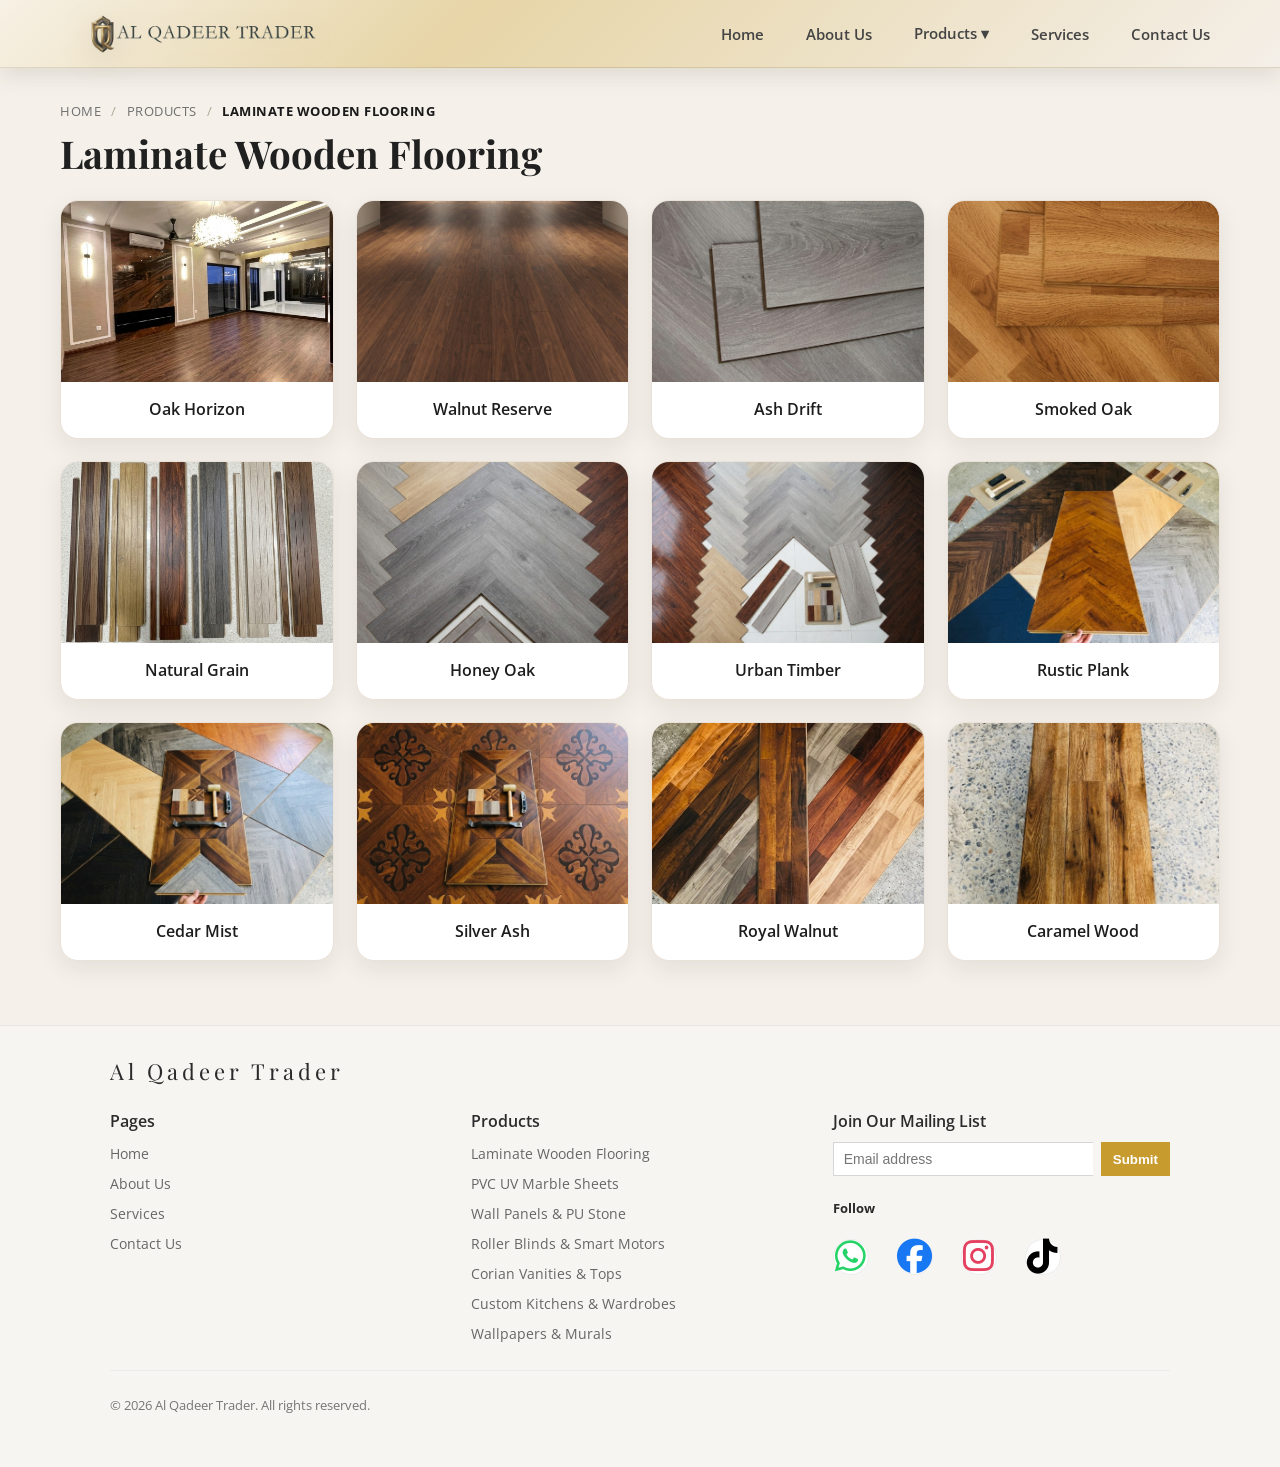
<file: laminate-flooring.html>
<!doctype html>
<html lang="en">
  <head>
    <meta charset="utf-8" />
    <meta name="viewport" content="width=device-width, initial-scale=1" />
    <title>Laminate Wooden Flooring</title>
    <link rel="preconnect" href="https://fonts.googleapis.com" />
    <link rel="preconnect" href="https://fonts.gstatic.com" crossorigin />
    <link href="https://fonts.googleapis.com/css2?family=Playfair+Display:wght@400;700&family=Open+Sans:wght@300;400;600;700&display=swap" rel="stylesheet" />
    <style>
      * { box-sizing: border-box; }
      html { scroll-behavior: smooth; }
      body {
        margin: 0;
        font-family: 'Open Sans', Arial, sans-serif;
        color: #1d1d1d;
        background: #f5f1ea;
      }

      a { text-decoration: none; }
      img { max-width: 100%; display: block; }

      .navbar {
        position: sticky;
        top: 0;
        z-index: 1000;
        background: linear-gradient(135deg, #f7f1e5 0%, #e7d5a7 36%, #f4efe8 100%);
        backdrop-filter: blur(6px);
        box-shadow: 0 8px 22px rgba(73, 58, 30, 0.12);
        border-bottom: 1px solid rgba(118, 90, 46, 0.18);
      }

      .nav-container {
        max-width: 1200px;
        margin: 0 auto;
        padding: 12px 20px;
        display: flex;
        align-items: center;
        justify-content: space-between;
        gap: 18px;
      }

      .brand {
        display: inline-flex;
        align-items: center;
        font-family: 'Playfair Display', serif;
        font-size: clamp(1.3rem, 2vw, 2rem);
        letter-spacing: 0.12em;
        color: #1e1e1e;
        font-weight: 700;
      }

      .brand-logo {
        display: block;
        width: clamp(210px, 20vw, 330px);
        height: auto;
        max-height: 90px;
        object-fit: contain;
        background: transparent;
        filter: drop-shadow(0 8px 16px rgba(80, 62, 28, 0.15));
      }

      .nav { display: flex; align-items: center; }
      .nav-list {
        list-style: none;
        margin: 0;
        padding: 0;
        display: flex;
        align-items: center;
        gap: 22px;
      }

      .nav-item { position: relative; }
      .nav-link, .dropdown-toggle {
        border: 0;
        background: transparent;
        color: #444;
        font-size: 0.96rem;
        font-weight: 600;
        font-family: 'Open Sans', Arial, sans-serif;
        padding: 8px 10px;
        cursor: pointer;
      }

      .nav-link:hover, .dropdown-toggle:hover, .nav-link.active {
        color: #111;
      }

      .dropdown {
        position: relative;
      }

      .dropdown-menu {
        position: absolute;
        top: calc(100% + 10px);
        left: 0;
        min-width: 240px;
        background: #fff;
        border: 1px solid #ece5dd;
        border-radius: 10px;
        box-shadow: 0 14px 30px rgba(0,0,0,0.08);
        padding: 8px 0;
        display: none;
        list-style: none;
      }

      .dropdown:hover .dropdown-menu,
      .dropdown:focus-within .dropdown-menu {
        display: block;
      }

      .dropdown-menu a {
        display: block;
        color: #444;
        padding: 10px 14px;
        font-size: 0.92rem;
        font-weight: 500;
      }

      .dropdown-menu a:hover {
        background: #f7f3ee;
        color: #111;
      }

      .page-header {
        max-width: 1200px;
        margin: 0 auto;
        padding: 34px 20px 10px;
      }

      .breadcrumb {
        display: flex;
        align-items: center;
        gap: 10px;
        flex-wrap: wrap;
        color: #6f6f6f;
        font-size: 0.8rem;
        letter-spacing: 0.04em;
        text-transform: uppercase;
      }

      .breadcrumb a { color: #6f6f6f; }
      .breadcrumb .sep { color: #b0a694; }
      .breadcrumb .current {
        color: #1a1a1a;
        font-weight: 700;
      }

      .page-title {
        margin: 12px 0 0;
        font-family: 'Playfair Display', serif;
        font-size: clamp(2.2rem, 3vw, 4rem);
        line-height: 1.1;
        color: #202020;
      }

      .gallery-shell {
        max-width: 1200px;
        margin: 0 auto;
        padding: 16px 20px 64px;
      }

      .gallery-grid {
        display: grid;
        grid-template-columns: repeat(4, minmax(0, 1fr));
        gap: 22px;
      }

      .product-card {
        background: #fff;
        border: 1px solid #eae1d8;
        border-radius: 18px;
        overflow: hidden;
        box-shadow: 0 8px 24px rgba(25, 22, 18, 0.08);
        transition: transform 0.28s ease, box-shadow 0.28s ease;
      }

      .product-card:hover {
        transform: translateY(-6px);
        box-shadow: 0 18px 32px rgba(25, 22, 18, 0.12);
      }

      .product-card img {
        width: 100%;
        aspect-ratio: 1.5 / 1;
        object-fit: cover;
        transition: transform 0.35s ease;
      }

      .product-card:hover img {
        transform: scale(1.06);
      }

      .product-card .info {
        padding: 16px 14px 18px;
      }

      .product-card h3 {
        margin: 0;
        font-size: 1rem;
        font-weight: 600;
        color: #1d1d1d;
        text-align: center;
      }

      @media (max-width: 980px) {
        .gallery-grid { grid-template-columns: repeat(2, minmax(0, 1fr)); }
      }

      @media (max-width: 640px) {
        .nav-container {
          flex-direction: column;
          align-items: flex-start;
        }

        .nav-list {
          flex-wrap: wrap;
          gap: 10px 14px;
        }

        .gallery-grid { grid-template-columns: 1fr; }
      }
    </style>
    <link rel="stylesheet" href="footer.css" />
    <link rel="stylesheet" href="responsive-nav.css" />
    <link rel="stylesheet" href="product-detail.css" />
    <link rel="stylesheet" href="https://cdnjs.cloudflare.com/ajax/libs/font-awesome/6.7.2/css/all.min.css" />
  </head>
  <body>
    <header class="navbar">
      <div class="nav-container">
        <a href="index.html" class="brand"><img src="image.png" alt="Al Qadeer Trader" class="brand-logo"></a>

        <nav class="nav" aria-label="Main navigation">
          <ul class="nav-list">
            <li class="nav-item"><a href="index.html" class="nav-link">Home</a></li>
            <li class="nav-item"><a href="about-us.html" class="nav-link">About Us</a></li>

            <li class="nav-item dropdown">
              <button class="dropdown-toggle" aria-expanded="false">Products ▾</button>
              <ul class="dropdown-menu">
                <li><a href="laminate-flooring.html" class="nav-link active">Laminate Wooden Flooring</a></li>
                <li><a href="pvc-marble-sheets.html">PVC UV Marble Sheets</a></li>
                <li><a href="wall-panels-pu-stone.html">Wall Panels &amp; PU Stone</a></li>
                <li><a href="roller-blinds-smart-motors.html">Roller Blinds &amp; Smart Motors</a></li>
                <li><a href="corian-vanities.html">Corian Vanities &amp; Tops</a></li>
                <li><a href="custom-kitchens-wardrobes.html">Custom Kitchens &amp; Wardrobes</a></li>
                <li><a href="wallpapers-murals.html">Wallpapers &amp; Murals</a></li>
              </ul>
            </li>

            <li class="nav-item"><a href="services.html" class="nav-link">Services</a></li>
            <li class="nav-item"><a href="contact-us.html" class="nav-link">Contact Us</a></li>
          </ul>
        </nav>
      </div>
    </header>

    <main>
      <div class="page-header">
        <div class="breadcrumb" aria-label="Breadcrumb">
          <a href="index.html">Home</a>
          <span class="sep">/</span>
          <a href="index.html">Products</a>
          <span class="sep">/</span>
          <span class="current">Laminate Wooden Flooring</span>
        </div>
        <h1 class="page-title">Laminate Wooden Flooring</h1>
      </div>

      <div class="gallery-shell">
        <div class="gallery-grid">
          <article class="product-card"><img src="pic11.jpg" alt="Oak Horizon Flooring"><div class="info"><h3>Oak Horizon</h3></div></article>
          <article class="product-card"><img src="pic12.jpeg" alt="Walnut Reserve Flooring"><div class="info"><h3>Walnut Reserve</h3></div></article>
          <article class="product-card"><img src="pic13.jpg" alt="Ash Drift Flooring"><div class="info"><h3>Ash Drift</h3></div></article>
          <article class="product-card"><img src="pic14.jpg" alt="Smoked Oak Flooring"><div class="info"><h3>Smoked Oak</h3></div></article>
          <article class="product-card"><img src="pic15.jpg" alt="Natural Grain Flooring"><div class="info"><h3>Natural Grain</h3></div></article>
          <article class="product-card"><img src="pic16.jpg" alt="Honey Oak Flooring"><div class="info"><h3>Honey Oak</h3></div></article>
          <article class="product-card"><img src="pic17.jpg" alt="Urban Timber Flooring"><div class="info"><h3>Urban Timber</h3></div></article>
          <article class="product-card"><img src="pi18.jpg" alt="Rustic Plank Flooring"><div class="info"><h3>Rustic Plank</h3></div></article>
          <article class="product-card"><img src="pic19.jpg" alt="Cedar Mist Flooring"><div class="info"><h3>Cedar Mist</h3></div></article>
          <article class="product-card"><img src="pic20.jpg" alt="Silver Ash Flooring"><div class="info"><h3>Silver Ash</h3></div></article>
          <article class="product-card"><img src="pic21.jpg" alt="Royal Walnut Flooring"><div class="info"><h3>Royal Walnut</h3></div></article>
          <article class="product-card"><img src="pic23.jpg" alt="Caramel Wood Flooring"><div class="info"><h3>Caramel Wood</h3></div></article>
          
      </div>
    </main>
    <div data-site-footer></div><script src="footer.js"></script><script src="responsive-nav.js"></script><script src="product-detail.js"></script>
  </body>
</html>
</file>
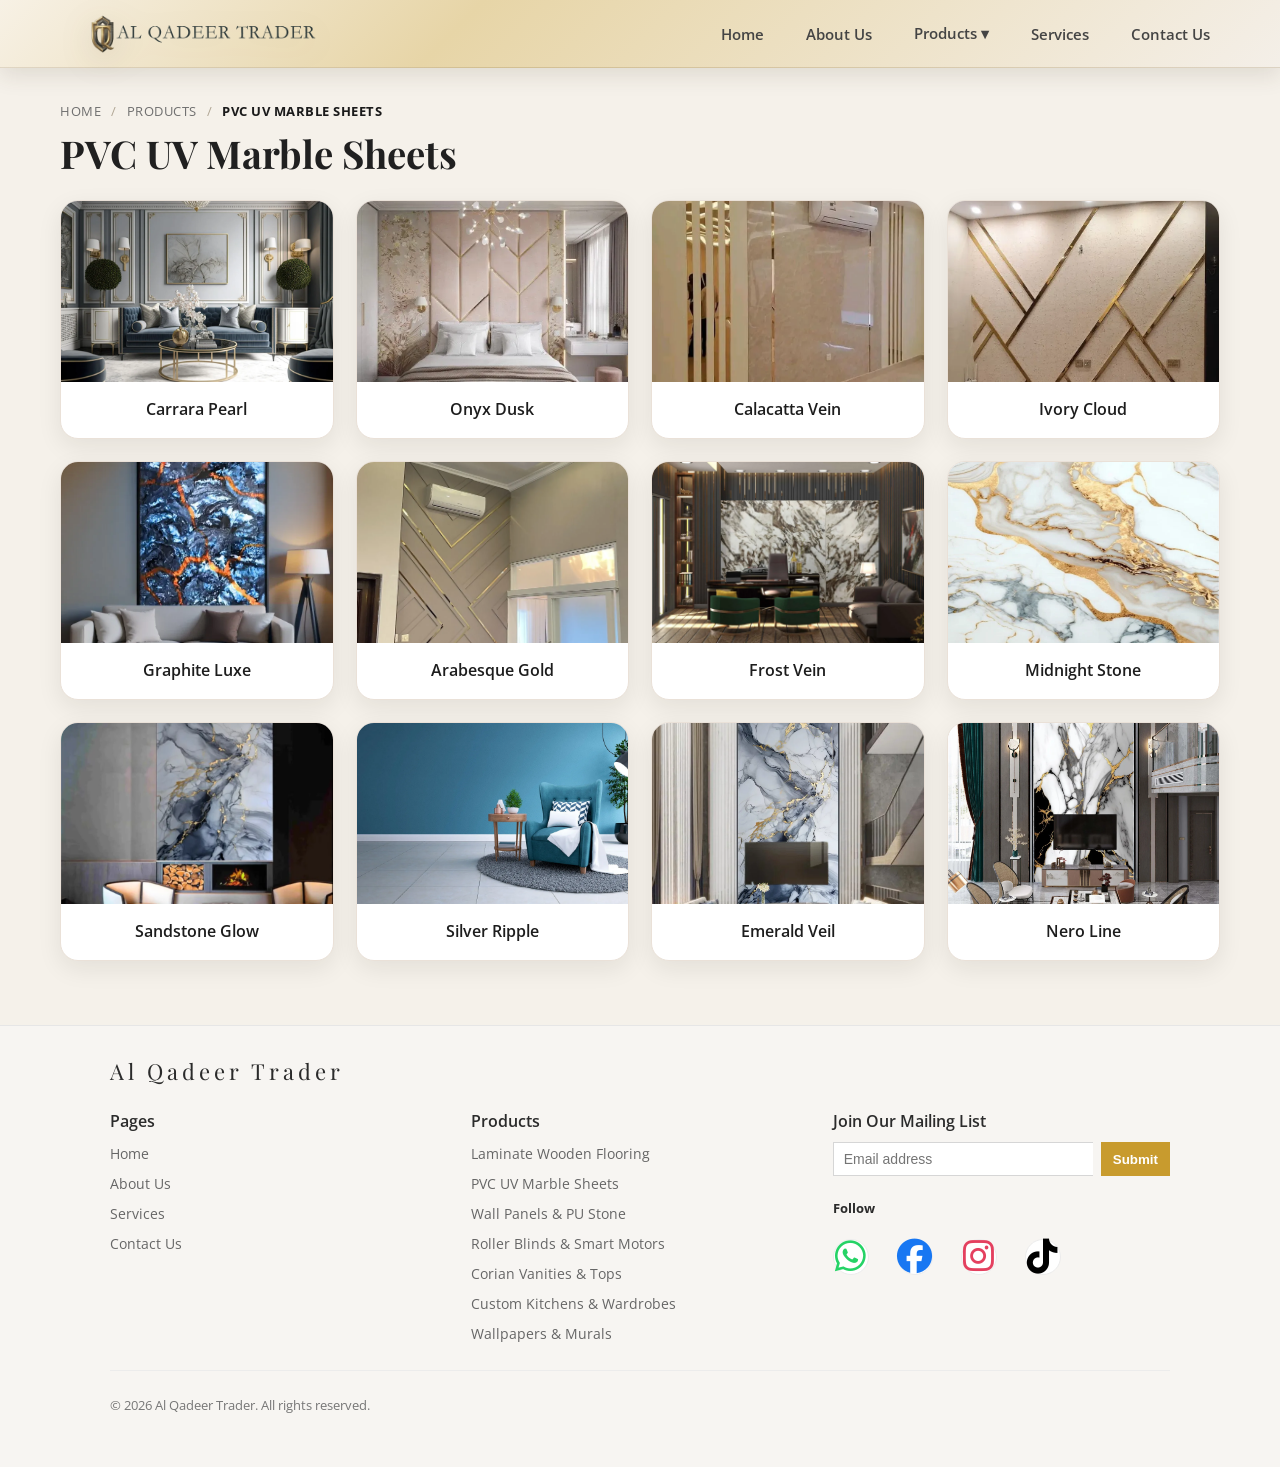
<file: pvc-marble-sheets.html>
<!doctype html>
<html lang="en">
  <head>
    <meta charset="utf-8" />
    <meta name="viewport" content="width=device-width, initial-scale=1" />
    <title>PVC UV Marble Sheets</title>
    <link rel="preconnect" href="https://fonts.googleapis.com" />
    <link rel="preconnect" href="https://fonts.gstatic.com" crossorigin />
    <link href="https://fonts.googleapis.com/css2?family=Playfair+Display:wght@400;700&family=Open+Sans:wght@300;400;600;700&display=swap" rel="stylesheet" />
    <style>
      * { box-sizing: border-box; }
      html { scroll-behavior: smooth; }
      body {
        margin: 0;
        font-family: 'Open Sans', Arial, sans-serif;
        color: #1d1d1d;
        background: #f5f1ea;
      }

      a { text-decoration: none; }
      img { max-width: 100%; display: block; }

      .navbar {
        position: sticky;
        top: 0;
        z-index: 1000;
        background: linear-gradient(135deg, #f7f1e5 0%, #e7d5a7 36%, #f4efe8 100%);
        backdrop-filter: blur(6px);
        box-shadow: 0 8px 22px rgba(73, 58, 30, 0.12);
        border-bottom: 1px solid rgba(118, 90, 46, 0.18);
      }

      .nav-container {
        max-width: 1200px;
        margin: 0 auto;
        padding: 12px 20px;
        display: flex;
        align-items: center;
        justify-content: space-between;
        gap: 18px;
      }

      .brand {
        display: inline-flex;
        align-items: center;
        font-family: 'Playfair Display', serif;
        font-size: clamp(1.3rem, 2vw, 2rem);
        letter-spacing: 0.12em;
        color: #1e1e1e;
        font-weight: 700;
      }

      .brand-logo {
        display: block;
        width: clamp(210px, 20vw, 330px);
        height: auto;
        max-height: 90px;
        object-fit: contain;
        background: transparent;
        filter: drop-shadow(0 8px 16px rgba(80, 62, 28, 0.15));
      }

      .nav { display: flex; align-items: center; }
      .nav-list {
        list-style: none;
        margin: 0;
        padding: 0;
        display: flex;
        align-items: center;
        gap: 22px;
      }

      .nav-item { position: relative; }
      .nav-link, .dropdown-toggle {
        border: 0;
        background: transparent;
        color: #444;
        font-size: 0.96rem;
        font-weight: 600;
        font-family: 'Open Sans', Arial, sans-serif;
        padding: 8px 10px;
        cursor: pointer;
      }

      .nav-link:hover, .dropdown-toggle:hover, .nav-link.active {
        color: #111;
      }

      .dropdown {
        position: relative;
      }

      .dropdown-menu {
        position: absolute;
        top: calc(100% + 10px);
        left: 0;
        min-width: 240px;
        background: #fff;
        border: 1px solid #ece5dd;
        border-radius: 10px;
        box-shadow: 0 14px 30px rgba(0,0,0,0.08);
        padding: 8px 0;
        display: none;
        list-style: none;
      }

      .dropdown:hover .dropdown-menu,
      .dropdown:focus-within .dropdown-menu {
        display: block;
      }

      .dropdown-menu a {
        display: block;
        color: #444;
        padding: 10px 14px;
        font-size: 0.92rem;
        font-weight: 500;
      }

      .dropdown-menu a:hover {
        background: #f7f3ee;
        color: #111;
      }

      .page-header {
        max-width: 1200px;
        margin: 0 auto;
        padding: 34px 20px 10px;
      }

      .breadcrumb {
        display: flex;
        align-items: center;
        gap: 10px;
        flex-wrap: wrap;
        color: #6f6f6f;
        font-size: 0.8rem;
        letter-spacing: 0.04em;
        text-transform: uppercase;
      }

      .breadcrumb a { color: #6f6f6f; }
      .breadcrumb .sep { color: #b0a694; }
      .breadcrumb .current {
        color: #1a1a1a;
        font-weight: 700;
      }

      .page-title {
        margin: 12px 0 0;
        font-family: 'Playfair Display', serif;
        font-size: clamp(2.2rem, 3vw, 4rem);
        line-height: 1.1;
        color: #202020;
      }

      .gallery-shell {
        max-width: 1200px;
        margin: 0 auto;
        padding: 16px 20px 64px;
      }

      .gallery-grid {
        display: grid;
        grid-template-columns: repeat(4, minmax(0, 1fr));
        gap: 22px;
      }

      .product-card {
        background: #fff;
        border: 1px solid #eae1d8;
        border-radius: 18px;
        overflow: hidden;
        box-shadow: 0 8px 24px rgba(25, 22, 18, 0.08);
        transition: transform 0.28s ease, box-shadow 0.28s ease;
      }

      .product-card:hover {
        transform: translateY(-6px);
        box-shadow: 0 18px 32px rgba(25, 22, 18, 0.12);
      }

      .product-card img {
        width: 100%;
        aspect-ratio: 1.5 / 1;
        object-fit: cover;
        transition: transform 0.35s ease;
      }

      .product-card:hover img {
        transform: scale(1.06);
      }

      .product-card .info {
        padding: 16px 14px 18px;
      }

      .product-card h3 {
        margin: 0;
        font-size: 1rem;
        font-weight: 600;
        color: #1d1d1d;
        text-align: center;
      }

      @media (max-width: 980px) {
        .gallery-grid { grid-template-columns: repeat(2, minmax(0, 1fr)); }
      }

      @media (max-width: 640px) {
        .nav-container {
          flex-direction: column;
          align-items: flex-start;
        }

        .nav-list {
          flex-wrap: wrap;
          gap: 10px 14px;
        }

        .gallery-grid { grid-template-columns: 1fr; }
      }
    </style>
    <link rel="stylesheet" href="footer.css" />
    <link rel="stylesheet" href="responsive-nav.css" />
    <link rel="stylesheet" href="product-detail.css" />
    <link rel="stylesheet" href="https://cdnjs.cloudflare.com/ajax/libs/font-awesome/6.7.2/css/all.min.css" />
  </head>
  <body>
    <header class="navbar">
      <div class="nav-container">
        <a href="index.html" class="brand"><img src="image.png" alt="Al Qadeer Trader" class="brand-logo"></a>

        <nav class="nav" aria-label="Main navigation">
          <ul class="nav-list">
            <li class="nav-item"><a href="index.html" class="nav-link">Home</a></li>
            <li class="nav-item"><a href="about-us.html" class="nav-link">About Us</a></li>

            <li class="nav-item dropdown">
              <button class="dropdown-toggle" aria-expanded="false">Products ▾</button>
              <ul class="dropdown-menu">
                <li><a href="laminate-flooring.html">Laminate Wooden Flooring</a></li>
                <li><a href="pvc-marble-sheets.html" class="nav-link active">PVC UV Marble Sheets</a></li>
                <li><a href="wall-panels-pu-stone.html">Wall Panels &amp; PU Stone</a></li>
                <li><a href="roller-blinds-smart-motors.html">Roller Blinds &amp; Smart Motors</a></li>
                <li><a href="corian-vanities.html">Corian Vanities &amp; Tops</a></li>
                <li><a href="custom-kitchens-wardrobes.html">Custom Kitchens &amp; Wardrobes</a></li>
                <li><a href="wallpapers-murals.html">Wallpapers &amp; Murals</a></li>
              </ul>
            </li>

            <li class="nav-item"><a href="services.html" class="nav-link">Services</a></li>
            <li class="nav-item"><a href="contact-us.html" class="nav-link">Contact Us</a></li>
          </ul>
        </nav>
      </div>
    </header>

    <main>
      <div class="page-header">
        <div class="breadcrumb" aria-label="Breadcrumb">
          <a href="index.html">Home</a>
          <span class="sep">/</span>
          <a href="index.html">Products</a>
          <span class="sep">/</span>
          <span class="current">PVC UV Marble Sheets</span>
        </div>
        <h1 class="page-title">PVC UV Marble Sheets</h1>
      </div>

      <div class="gallery-shell">
        <div class="gallery-grid">
          <article class="product-card"><img src="pic71.webp" alt="Carrara Pearl Marble"><div class="info"><h3>Carrara Pearl</h3></div></article>
          <article class="product-card"><img src="pic72.webp" alt="Onyx Dusk Marble"><div class="info"><h3>Onyx Dusk</h3></div></article>
          <article class="product-card"><img src="pic73.webp" alt="Calacatta Vein Marble"><div class="info"><h3>Calacatta Vein</h3></div></article>
          <article class="product-card"><img src="pic74.webp" alt="Ivory Cloud Marble"><div class="info"><h3>Ivory Cloud</h3></div></article>
          <article class="product-card"><img src="pic75.webp" alt="Graphite Luxe Marble"><div class="info"><h3>Graphite Luxe</h3></div></article>
          <article class="product-card"><img src="pic76.webp" alt="Arabesque Gold Marble"><div class="info"><h3>Arabesque Gold</h3></div></article>
          <article class="product-card"><img src="pic77.webp" alt="Frost Vein Marble"><div class="info"><h3>Frost Vein</h3></div></article>
          <article class="product-card"><img src="pic78.png" alt="Midnight Stone Marble"><div class="info"><h3>Midnight Stone</h3></div></article>
          <article class="product-card"><img src="pic79.png" alt="Sandstone Glow Marble"><div class="info"><h3>Sandstone Glow</h3></div></article>
          <article class="product-card"><img src="pic80.webp" alt="Silver Ripple Marble"><div class="info"><h3>Silver Ripple</h3></div></article>
          <article class="product-card"><img src="pic81.png" alt="Emerald Veil Marble"><div class="info"><h3>Emerald Veil</h3></div></article>
          <article class="product-card"><img src="pic82.png" alt="Nero Line Marble"><div class="info"><h3>Nero Line</h3></div></article>
        </div>
      </div>
    </main>
    <div data-site-footer></div><script src="footer.js"></script><script src="responsive-nav.js"></script><script src="product-detail.js"></script>
  </body>
</html>
</file>
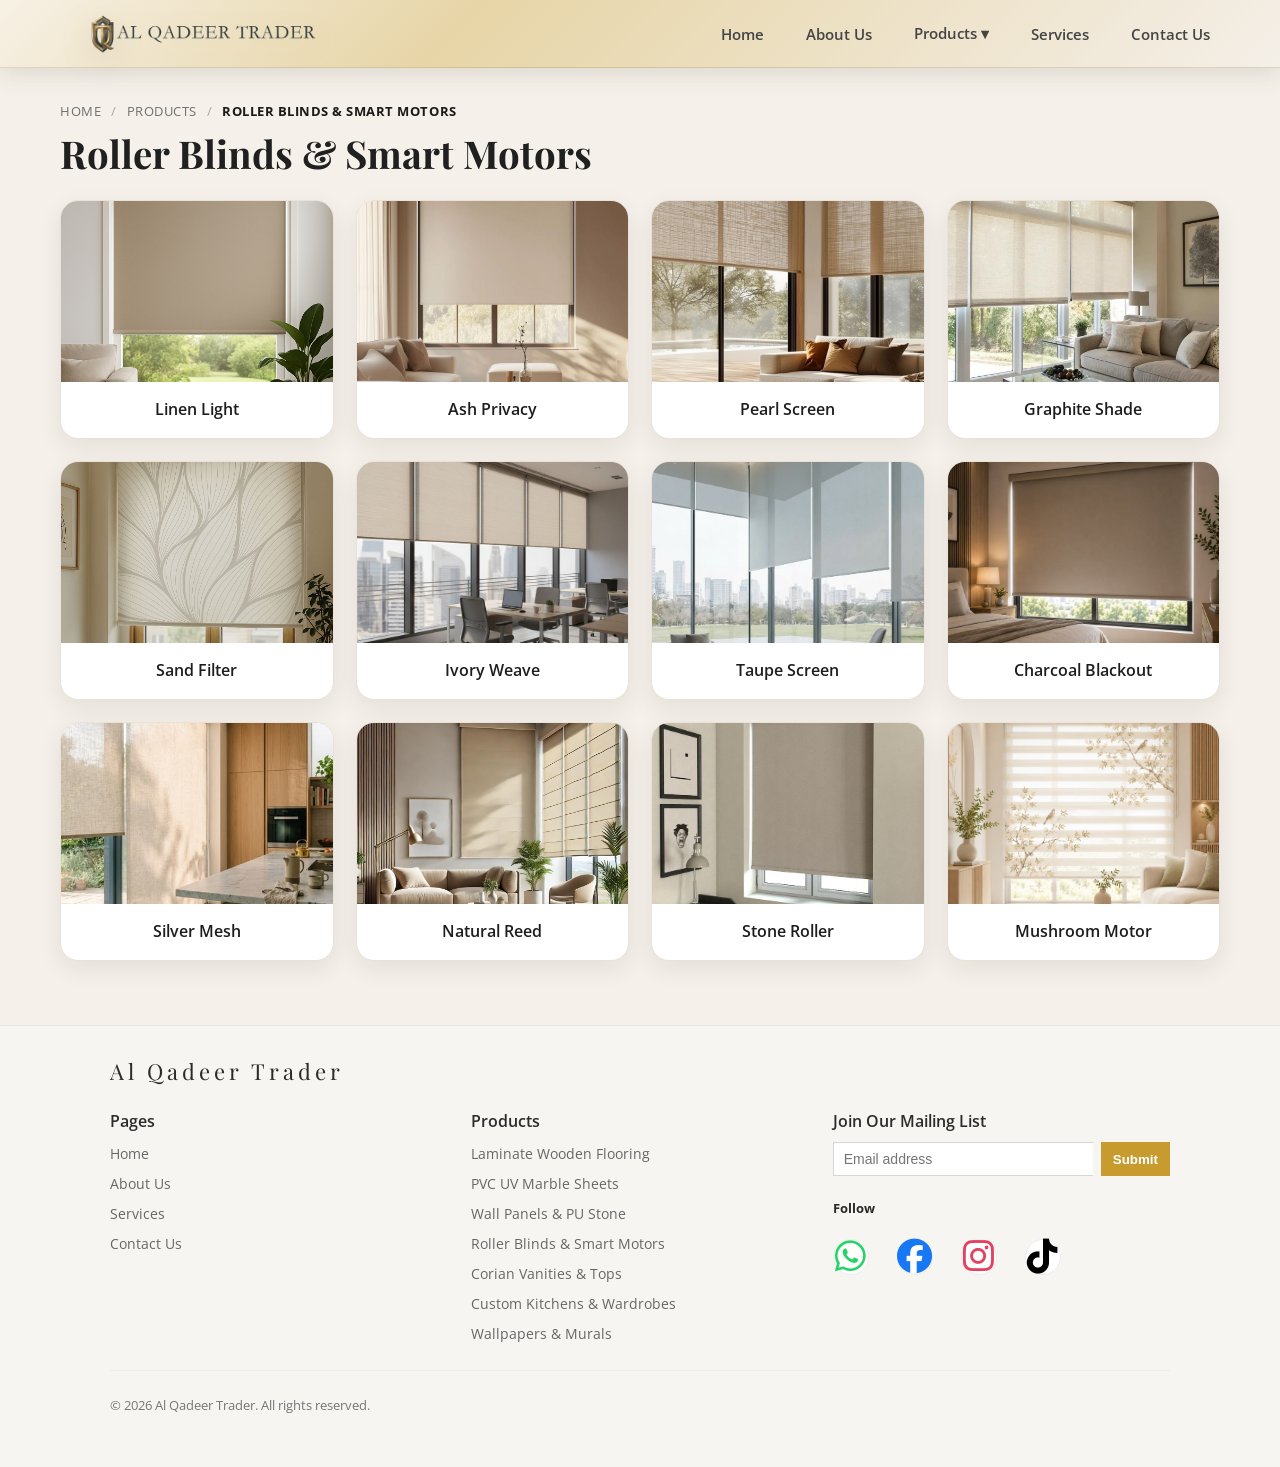
<file: roller-blinds-smart-motors.html>
<!doctype html>
<html lang="en">
  <head>
    <meta charset="utf-8" />
    <meta name="viewport" content="width=device-width, initial-scale=1" />
    <title>Roller Blinds & Smart Motors</title>
    <link rel="preconnect" href="https://fonts.googleapis.com" />
    <link rel="preconnect" href="https://fonts.gstatic.com" crossorigin />
    <link href="https://fonts.googleapis.com/css2?family=Playfair+Display:wght@400;700&family=Open+Sans:wght@300;400;600;700&display=swap" rel="stylesheet" />
    <style>
      * { box-sizing: border-box; }
      html { scroll-behavior: smooth; }
      body {
        margin: 0;
        font-family: 'Open Sans', Arial, sans-serif;
        color: #1d1d1d;
        background: #f5f1ea;
      }
      a { text-decoration: none; }
      img { max-width: 100%; display: block; }
      .navbar { position: sticky; top: 0; z-index: 1000; background: linear-gradient(135deg, #f7f1e5 0%, #e7d5a7 36%, #f4efe8 100%); backdrop-filter: blur(6px); box-shadow: 0 8px 22px rgba(73, 58, 30, 0.12); border-bottom: 1px solid rgba(118, 90, 46, 0.18); }
      .nav-container { max-width: 1200px; margin: 0 auto; padding: 12px 20px; display: flex; align-items: center; justify-content: space-between; gap: 18px; }
      .brand { display: inline-flex; align-items: center; font-family: 'Playfair Display', serif; font-size: clamp(1.3rem, 2vw, 2rem); letter-spacing: 0.12em; color: #1e1e1e; font-weight: 700; }
      .brand-logo {
        display: block;
        width: clamp(210px, 20vw, 330px);
        height: auto;
        max-height: 90px;
        object-fit: contain;
        background: transparent;
        filter: drop-shadow(0 8px 16px rgba(80, 62, 28, 0.15));
      }
      .nav-list { list-style: none; margin: 0; padding: 0; display: flex; align-items: center; gap: 22px; }
      .nav-item { position: relative; }
      .nav-link, .dropdown-toggle { border: 0; background: transparent; color: #444; font-size: 0.96rem; font-weight: 600; font-family: 'Open Sans', Arial, sans-serif; padding: 8px 10px; cursor: pointer; }
      .nav-link:hover, .dropdown-toggle:hover, .nav-link.active { color: #111; }
      .dropdown { position: relative; }
      .dropdown-menu { position: absolute; top: calc(100% + 10px); left: 0; min-width: 240px; background: #fff; border: 1px solid #ece5dd; border-radius: 10px; box-shadow: 0 14px 30px rgba(0,0,0,0.08); padding: 8px 0; display: none; list-style: none; }
      .dropdown:hover .dropdown-menu, .dropdown:focus-within .dropdown-menu { display: block; }
      .dropdown-menu a { display: block; color: #444; padding: 10px 14px; font-size: 0.92rem; font-weight: 500; }
      .dropdown-menu a:hover { background: #f7f3ee; color: #111; }
      .page-header { max-width: 1200px; margin: 0 auto; padding: 34px 20px 10px; }
      .breadcrumb { display: flex; align-items: center; gap: 10px; flex-wrap: wrap; color: #6f6f6f; font-size: 0.8rem; letter-spacing: 0.04em; text-transform: uppercase; }
      .breadcrumb a { color: #6f6f6f; }
      .breadcrumb .sep { color: #b0a694; }
      .breadcrumb .current { color: #1a1a1a; font-weight: 700; }
      .page-title { margin: 12px 0 0; font-family: 'Playfair Display', serif; font-size: clamp(2.2rem, 3vw, 4rem); line-height: 1.1; color: #202020; }
      .gallery-shell { max-width: 1200px; margin: 0 auto; padding: 16px 20px 64px; }
      .gallery-grid { display: grid; grid-template-columns: repeat(4, minmax(0, 1fr)); gap: 22px; }
      .product-card { background: #fff; border: 1px solid #eae1d8; border-radius: 18px; overflow: hidden; box-shadow: 0 8px 24px rgba(25, 22, 18, 0.08); transition: transform 0.28s ease, box-shadow 0.28s ease; }
      .product-card:hover { transform: translateY(-6px); box-shadow: 0 18px 32px rgba(25, 22, 18, 0.12); }
      .product-card img { width: 100%; aspect-ratio: 1.5 / 1; object-fit: cover; transition: transform 0.35s ease; }
      .product-card:hover img { transform: scale(1.06); }
      .product-card .info { padding: 16px 14px 18px; }
      .product-card h3 { margin: 0; font-size: 1rem; font-weight: 600; color: #1d1d1d; text-align: center; }
      @media (max-width: 980px) { .gallery-grid { grid-template-columns: repeat(2, minmax(0, 1fr)); } }
      @media (max-width: 640px) { .nav-container { flex-direction: column; align-items: flex-start; } .nav-list { flex-wrap: wrap; gap: 10px 14px; } .gallery-grid { grid-template-columns: 1fr; } }
    </style>
    <link rel="stylesheet" href="footer.css" />
    <link rel="stylesheet" href="responsive-nav.css" />
    <link rel="stylesheet" href="product-detail.css" />
    <link rel="stylesheet" href="https://cdnjs.cloudflare.com/ajax/libs/font-awesome/6.7.2/css/all.min.css" />
  </head>
  <body>
    <header class="navbar">
      <div class="nav-container">
        <a href="index.html" class="brand"><img src="image.png" alt="Al Qadeer Trader" class="brand-logo"></a>
        <nav class="nav" aria-label="Main navigation">
          <ul class="nav-list">
            <li class="nav-item"><a href="index.html" class="nav-link">Home</a></li>
            <li class="nav-item"><a href="about-us.html" class="nav-link">About Us</a></li>
            <li class="nav-item dropdown">
              <button class="dropdown-toggle" aria-expanded="false">Products ▾</button>
              <ul class="dropdown-menu">
                <li><a href="laminate-flooring.html">Laminate Wooden Flooring</a></li>
                <li><a href="pvc-marble-sheets.html">PVC UV Marble Sheets</a></li>
                <li><a href="wall-panels-pu-stone.html">Wall Panels &amp; PU Stone</a></li>
                <li><a href="roller-blinds-smart-motors.html" class="nav-link active">Roller Blinds &amp; Smart Motors</a></li>
                <li><a href="corian-vanities.html">Corian Vanities &amp; Tops</a></li>
                <li><a href="custom-kitchens-wardrobes.html">Custom Kitchens &amp; Wardrobes</a></li>
                <li><a href="wallpapers-murals.html">Wallpapers &amp; Murals</a></li>
              </ul>
            </li>
            <li class="nav-item"><a href="services.html" class="nav-link">Services</a></li>
            <li class="nav-item"><a href="contact-us.html" class="nav-link">Contact Us</a></li>
          </ul>
        </nav>
      </div>
    </header>

    <main>
      <div class="page-header">
        <div class="breadcrumb" aria-label="Breadcrumb">
          <a href="index.html">Home</a>
          <span class="sep">/</span>
          <a href="index.html">Products</a>
          <span class="sep">/</span>
          <span class="current">Roller Blinds &amp; Smart Motors</span>
        </div>
        <h1 class="page-title">Roller Blinds &amp; Smart Motors</h1>
      </div>

      <div class="gallery-shell">
        <div class="gallery-grid">
          <article class="product-card"><img src="w1.png" alt="Linen Light Blind"><div class="info"><h3>Linen Light</h3></div></article>
          <article class="product-card"><img src="w2.jpg" alt="Ash Privacy Blind"><div class="info"><h3>Ash Privacy</h3></div></article>
          <article class="product-card"><img src="w3.png" alt="Pearl Screen Blind"><div class="info"><h3>Pearl Screen</h3></div></article>
          <article class="product-card"><img src="w4.jpg" alt="Graphite Shade Blind"><div class="info"><h3>Graphite Shade</h3></div></article>
          <article class="product-card"><img src="w5.jpg" alt="Sand Filter Blind"><div class="info"><h3>Sand Filter</h3></div></article>
          <article class="product-card"><img src="w6.jpg" alt="Ivory Weave Blind"><div class="info"><h3>Ivory Weave</h3></div></article>
          <article class="product-card"><img src="w7.jpg" alt="Taupe Screen Blind"><div class="info"><h3>Taupe Screen</h3></div></article>
          <article class="product-card"><img src="w8.jpg" alt="Charcoal Blackout Blind"><div class="info"><h3>Charcoal Blackout</h3></div></article>
          <article class="product-card"><img src="w9.jpg" alt="Silver Mesh Blind"><div class="info"><h3>Silver Mesh</h3></div></article>
          <article class="product-card"><img src="w10.jpg" alt="Natural Reed Blind"><div class="info"><h3>Natural Reed</h3></div></article>
          <article class="product-card"><img src="w11.jpg" alt="Stone Roller Blind"><div class="info"><h3>Stone Roller</h3></div></article>
          <article class="product-card"><img src="w12.png" alt="Mushroom Motor Blind"><div class="info"><h3>Mushroom Motor</h3></div></article>
        </div>
      </div>
    </main>
    <div data-site-footer></div><script src="footer.js"></script><script src="responsive-nav.js"></script><script src="product-detail.js"></script>
  </body>
</html>
</file>
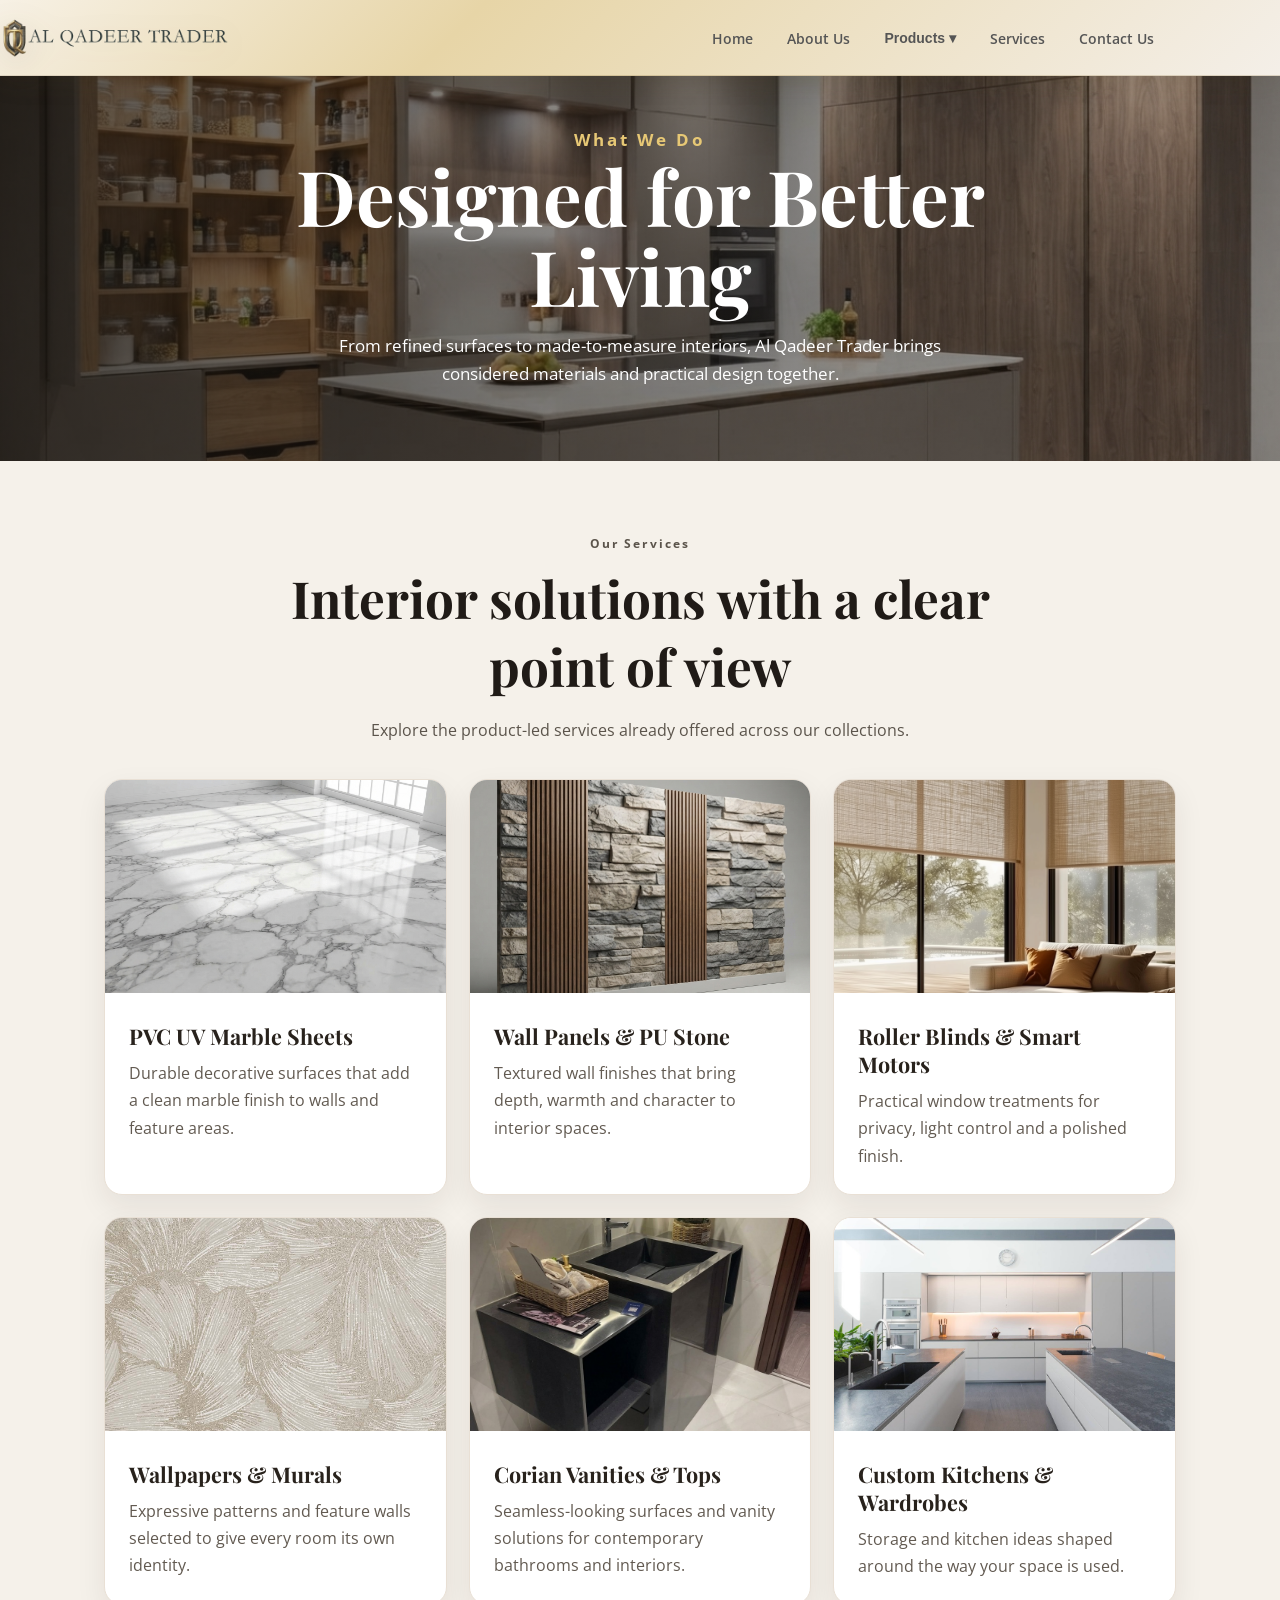
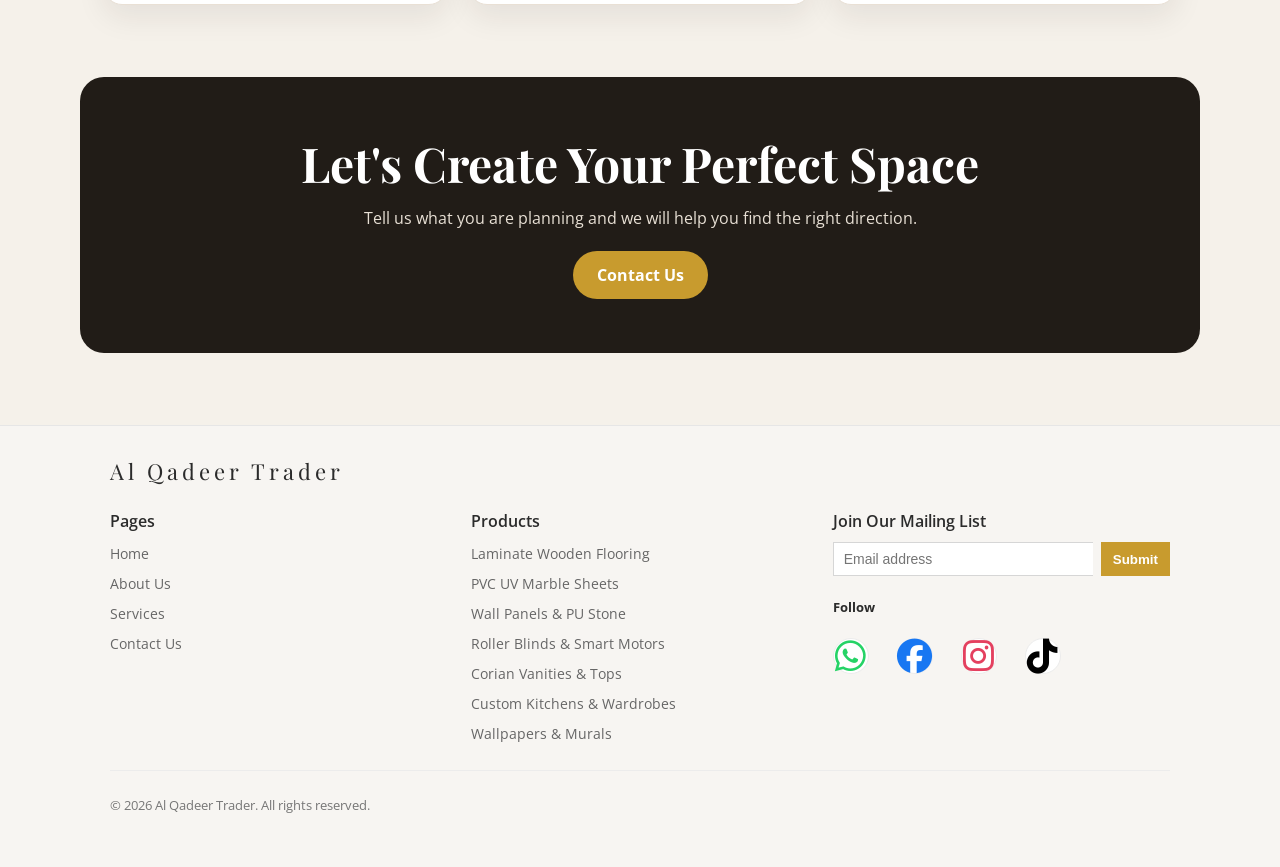
<file: services.html>
<!doctype html>
<html lang="en">
  <head>
    <meta charset="utf-8" />
    <meta name="viewport" content="width=device-width, initial-scale=1" />
    <meta name="description" content="Explore Al Qadeer Trader interior surface, window treatment and custom storage services." />
    <title>Services | Al Qadeer Trader</title>
    <link rel="preconnect" href="https://fonts.googleapis.com" />
    <link rel="preconnect" href="https://fonts.gstatic.com" crossorigin />
    <link href="https://fonts.googleapis.com/css2?family=Playfair+Display:wght@400;700&family=Open+Sans:wght@300;400;600;700&display=swap" rel="stylesheet" />
    <link rel="stylesheet" href="styles.css" />
    <link rel="stylesheet" href="footer.css" />
    <link rel="stylesheet" href="responsive-nav.css" />
    <link rel="stylesheet" href="https://cdnjs.cloudflare.com/ajax/libs/font-awesome/6.7.2/css/all.min.css" />
  </head>
  <body class="inner-page">
    <header class="navbar">
      <div class="nav-container">
        <a href="index.html" class="brand"><img src="image.png" alt="Al Qadeer Trader" class="brand-logo" /></a>
        <nav class="nav" aria-label="Main navigation">
          <ul class="nav-list">
            <li class="nav-item"><a href="index.html" class="nav-link">Home</a></li>
            <li class="nav-item"><a href="about-us.html" class="nav-link">About Us</a></li>
            <li class="nav-item dropdown"><button class="dropdown-toggle" aria-expanded="false">Products ▾</button><ul class="dropdown-menu">
              <li><a href="laminate-flooring.html">Laminate Wooden Flooring</a></li><li><a href="pvc-marble-sheets.html">PVC UV Marble Sheets</a></li><li><a href="wall-panels-pu-stone.html">Wall Panels &amp; PU Stone</a></li><li><a href="roller-blinds-smart-motors.html">Roller Blinds &amp; Smart Motors</a></li><li><a href="corian-vanities.html">Corian Vanities &amp; Tops</a></li><li><a href="custom-kitchens-wardrobes.html">Custom Kitchens &amp; Wardrobes</a></li><li><a href="wallpapers-murals.html">Wallpapers &amp; Murals</a></li>
            </ul></li>
            <li class="nav-item"><a href="services.html" class="nav-link active">Services</a></li><li class="nav-item"><a href="contact-us.html" class="nav-link">Contact Us</a></li>
          </ul>
        </nav>
      </div>
    </header>
    <main>
      <section class="inner-hero" style="background-image:url('pic5.jpeg')"><div class="inner-hero-content"><p class="eyebrow">What We Do</p><h1>Designed for Better Living</h1><p>From refined surfaces to made-to-measure interiors, Al Qadeer Trader brings considered materials and practical design together.</p></div></section>
      <section class="inner-section"><div class="section-heading"><p class="eyebrow">Our Services</p><h2>Interior solutions with a clear point of view</h2><p>Explore the product-led services already offered across our collections.</p></div><div class="service-grid">
        <article class="service-card"><img src="pic1.jpeg" alt="PVC UV marble sheets" /><div class="service-card-content"><h3>PVC UV Marble Sheets</h3><p>Durable decorative surfaces that add a clean marble finish to walls and feature areas.</p></div></article>
        <article class="service-card"><img src="pic2.jpeg" alt="Wall panels and PU stone" /><div class="service-card-content"><h3>Wall Panels &amp; PU Stone</h3><p>Textured wall finishes that bring depth, warmth and character to interior spaces.</p></div></article>
        <article class="service-card"><img src="w3.png" alt="Roller blinds and smart motors" /><div class="service-card-content"><h3>Roller Blinds &amp; Smart Motors</h3><p>Practical window treatments for privacy, light control and a polished finish.</p></div></article>
        <article class="service-card"><img src="A3.jpg" alt="Wallpapers and murals" /><div class="service-card-content"><h3>Wallpapers &amp; Murals</h3><p>Expressive patterns and feature walls selected to give every room its own identity.</p></div></article>
        <article class="service-card"><img src="pic31.jpg" alt="Corian vanity and countertop" /><div class="service-card-content"><h3>Corian Vanities &amp; Tops</h3><p>Seamless-looking surfaces and vanity solutions for contemporary bathrooms and interiors.</p></div></article>
        <article class="service-card"><img src="pic51.jpg" alt="Custom kitchen and wardrobe" /><div class="service-card-content"><h3>Custom Kitchens &amp; Wardrobes</h3><p>Storage and kitchen ideas shaped around the way your space is used.</p></div></article>
      </div></section>
      <section class="inner-cta"><h2>Let's Create Your Perfect Space</h2><p>Tell us what you are planning and we will help you find the right direction.</p><a class="page-button" href="contact-us.html">Contact Us</a></section>
    </main>
    <div data-site-footer></div>
    <script src="footer.js"></script>
    <script src="responsive-nav.js"></script>
  </body>
</html>
</file>
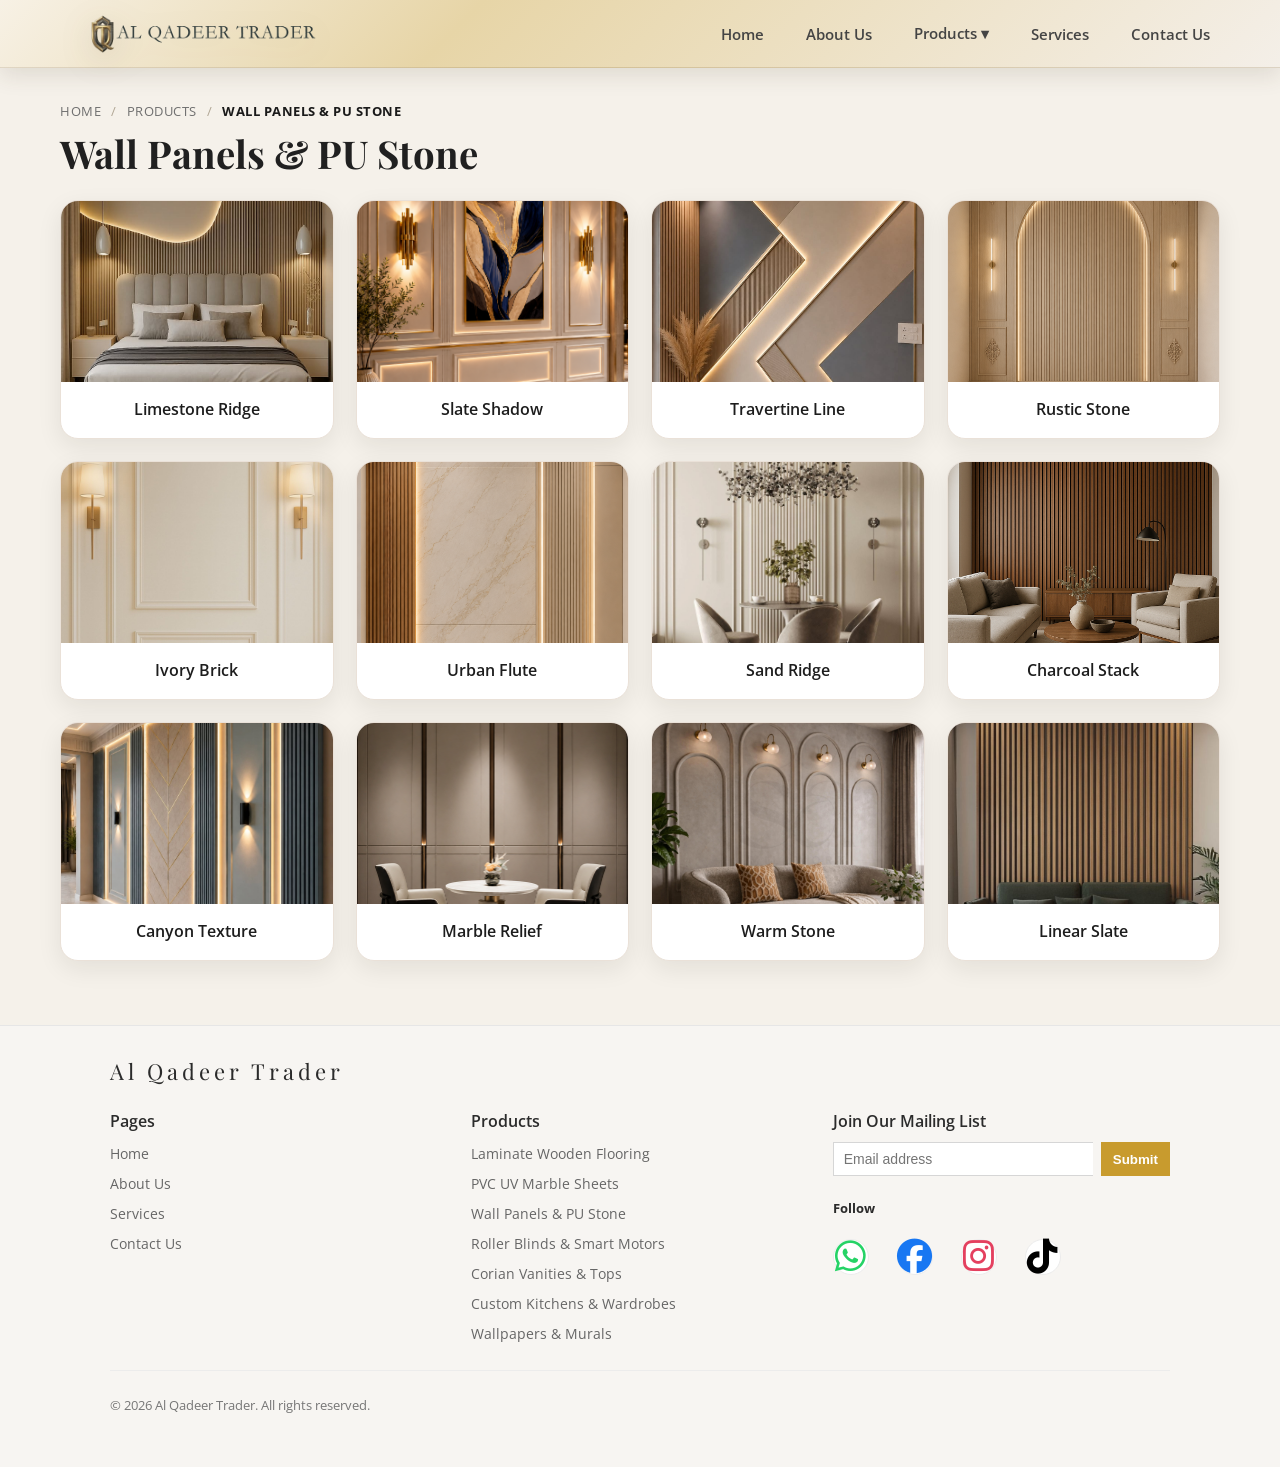
<file: wall-panels-pu-stone.html>
<!doctype html>
<html lang="en">
  <head>
    <meta charset="utf-8" />
    <meta name="viewport" content="width=device-width, initial-scale=1" />
    <title>Wall Panels & PU Stone</title>
    <link rel="preconnect" href="https://fonts.googleapis.com" />
    <link rel="preconnect" href="https://fonts.gstatic.com" crossorigin />
    <link href="https://fonts.googleapis.com/css2?family=Playfair+Display:wght@400;700&family=Open+Sans:wght@300;400;600;700&display=swap" rel="stylesheet" />
    <style>
      * { box-sizing: border-box; }
      html { scroll-behavior: smooth; }
      body {
        margin: 0;
        font-family: 'Open Sans', Arial, sans-serif;
        color: #1d1d1d;
        background: #f5f1ea;
      }
      a { text-decoration: none; }
      img { max-width: 100%; display: block; }
      .navbar {
        position: sticky; top: 0; z-index: 1000; background: linear-gradient(135deg, #f7f1e5 0%, #e7d5a7 36%, #f4efe8 100%); backdrop-filter: blur(6px); box-shadow: 0 8px 22px rgba(73, 58, 30, 0.12); border-bottom: 1px solid rgba(118, 90, 46, 0.18);
      }
      .nav-container { max-width: 1200px; margin: 0 auto; padding: 12px 20px; display: flex; align-items: center; justify-content: space-between; gap: 18px; }
      .brand { display: inline-flex; align-items: center; font-family: 'Playfair Display', serif; font-size: clamp(1.3rem, 2vw, 2rem); letter-spacing: 0.12em; color: #1e1e1e; font-weight: 700; }
      .brand-logo {
        display: block;
        width: clamp(210px, 20vw, 330px);
        height: auto;
        max-height: 90px;
        object-fit: contain;
        background: transparent;
        filter: drop-shadow(0 8px 16px rgba(80, 62, 28, 0.15));
      }
      .nav-list { list-style: none; margin: 0; padding: 0; display: flex; align-items: center; gap: 22px; }
      .nav-item { position: relative; }
      .nav-link, .dropdown-toggle { border: 0; background: transparent; color: #444; font-size: 0.96rem; font-weight: 600; font-family: 'Open Sans', Arial, sans-serif; padding: 8px 10px; cursor: pointer; }
      .nav-link:hover, .dropdown-toggle:hover, .nav-link.active { color: #111; }
      .dropdown { position: relative; }
      .dropdown-menu { position: absolute; top: calc(100% + 10px); left: 0; min-width: 240px; background: #fff; border: 1px solid #ece5dd; border-radius: 10px; box-shadow: 0 14px 30px rgba(0,0,0,0.08); padding: 8px 0; display: none; list-style: none; }
      .dropdown:hover .dropdown-menu, .dropdown:focus-within .dropdown-menu { display: block; }
      .dropdown-menu a { display: block; color: #444; padding: 10px 14px; font-size: 0.92rem; font-weight: 500; }
      .dropdown-menu a:hover { background: #f7f3ee; color: #111; }
      .page-header { max-width: 1200px; margin: 0 auto; padding: 34px 20px 10px; }
      .breadcrumb { display: flex; align-items: center; gap: 10px; flex-wrap: wrap; color: #6f6f6f; font-size: 0.8rem; letter-spacing: 0.04em; text-transform: uppercase; }
      .breadcrumb a { color: #6f6f6f; }
      .breadcrumb .sep { color: #b0a694; }
      .breadcrumb .current { color: #1a1a1a; font-weight: 700; }
      .page-title { margin: 12px 0 0; font-family: 'Playfair Display', serif; font-size: clamp(2.2rem, 3vw, 4rem); line-height: 1.1; color: #202020; }
      .gallery-shell { max-width: 1200px; margin: 0 auto; padding: 16px 20px 64px; }
      .gallery-grid { display: grid; grid-template-columns: repeat(4, minmax(0, 1fr)); gap: 22px; }
      .product-card { background: #fff; border: 1px solid #eae1d8; border-radius: 18px; overflow: hidden; box-shadow: 0 8px 24px rgba(25, 22, 18, 0.08); transition: transform 0.28s ease, box-shadow 0.28s ease; }
      .product-card:hover { transform: translateY(-6px); box-shadow: 0 18px 32px rgba(25, 22, 18, 0.12); }
      .product-card img { width: 100%; aspect-ratio: 1.5 / 1; object-fit: cover; transition: transform 0.35s ease; }
      .product-card:hover img { transform: scale(1.06); }
      .product-card .info { padding: 16px 14px 18px; }
      .product-card h3 { margin: 0; font-size: 1rem; font-weight: 600; color: #1d1d1d; text-align: center; }
      @media (max-width: 980px) { .gallery-grid { grid-template-columns: repeat(2, minmax(0, 1fr)); } }
      @media (max-width: 640px) { .nav-container { flex-direction: column; align-items: flex-start; } .nav-list { flex-wrap: wrap; gap: 10px 14px; } .gallery-grid { grid-template-columns: 1fr; } }
    </style>
    <link rel="stylesheet" href="footer.css" />
    <link rel="stylesheet" href="responsive-nav.css" />
    <link rel="stylesheet" href="product-detail.css" />
    <link rel="stylesheet" href="https://cdnjs.cloudflare.com/ajax/libs/font-awesome/6.7.2/css/all.min.css" />
  </head>
  <body>
    <header class="navbar">
      <div class="nav-container">
        <a href="index.html" class="brand"><img src="image.png" alt="Al Qadeer Trader" class="brand-logo"></a>
        <nav class="nav" aria-label="Main navigation">
          <ul class="nav-list">
            <li class="nav-item"><a href="index.html" class="nav-link">Home</a></li>
            <li class="nav-item"><a href="about-us.html" class="nav-link">About Us</a></li>
            <li class="nav-item dropdown">
              <button class="dropdown-toggle" aria-expanded="false">Products ▾</button>
              <ul class="dropdown-menu">
                <li><a href="laminate-flooring.html">Laminate Wooden Flooring</a></li>
                <li><a href="pvc-marble-sheets.html">PVC UV Marble Sheets</a></li>
                <li><a href="wall-panels-pu-stone.html" class="nav-link active">Wall Panels &amp; PU Stone</a></li>
                <li><a href="roller-blinds-smart-motors.html">Roller Blinds &amp; Smart Motors</a></li>
                <li><a href="corian-vanities.html">Corian Vanities &amp; Tops</a></li>
                <li><a href="custom-kitchens-wardrobes.html">Custom Kitchens &amp; Wardrobes</a></li>
                <li><a href="wallpapers-murals.html">Wallpapers &amp; Murals</a></li>
              </ul>
            </li>
            <li class="nav-item"><a href="services.html" class="nav-link">Services</a></li>
            <li class="nav-item"><a href="contact-us.html" class="nav-link">Contact Us</a></li>
          </ul>
        </nav>
      </div>
    </header>

    <main>
      <div class="page-header">
        <div class="breadcrumb" aria-label="Breadcrumb">
          <a href="index.html">Home</a>
          <span class="sep">/</span>
          <a href="index.html">Products</a>
          <span class="sep">/</span>
          <span class="current">Wall Panels &amp; PU Stone</span>
        </div>
        <h1 class="page-title">Wall Panels &amp; PU Stone</h1>
      </div>

      <div class="gallery-shell">
        <div class="gallery-grid">
          
          <article class="product-card"><img src="pic85.jpg" alt="Limestone Ridge Panel"><div class="info"><h3>Limestone Ridge</h3></div></article>
          <article class="product-card"><img src="pic86.png" alt="Slate Shadow Panel"><div class="info"><h3>Slate Shadow</h3></div></article>
          <article class="product-card"><img src="pic87.jpg" alt="Travertine Line Panel"><div class="info"><h3>Travertine Line</h3></div></article>
          <article class="product-card"><img src="pic88.png" alt="Rustic Stone Panel"><div class="info"><h3>Rustic Stone</h3></div></article>
          <article class="product-card"><img src="pic89.jpg" alt="Ivory Brick Panel"><div class="info"><h3>Ivory Brick</h3></div></article>
          <article class="product-card"><img src="pic90.png" alt="Urban Flute Panel"><div class="info"><h3>Urban Flute</h3></div></article>
          <article class="product-card"><img src="pic91.jpg" alt="Sand Ridge Panel"><div class="info"><h3>Sand Ridge</h3></div></article>
          <article class="product-card"><img src="pic92.png" alt="Charcoal Stack Panel"><div class="info"><h3>Charcoal Stack</h3></div></article>
          <article class="product-card"><img src="pic93.jpg" alt="Canyon Texture Panel"><div class="info"><h3>Canyon Texture</h3></div></article>
          <article class="product-card"><img src="pic94.png" alt="Marble Relief Panel"><div class="info"><h3>Marble Relief</h3></div></article>
          <article class="product-card"><img src="pic95.jpg" alt="Warm Stone Panel"><div class="info"><h3>Warm Stone</h3></div></article>
          <article class="product-card"><img src="pic96.jpg" alt="Linear Slate Panel"><div class="info"><h3>Linear Slate</h3></div></article>
        </div>
      </div>
    </main>
    <div data-site-footer></div><script src="footer.js"></script><script src="responsive-nav.js"></script><script src="product-detail.js"></script>
  </body>
</html>
</file>
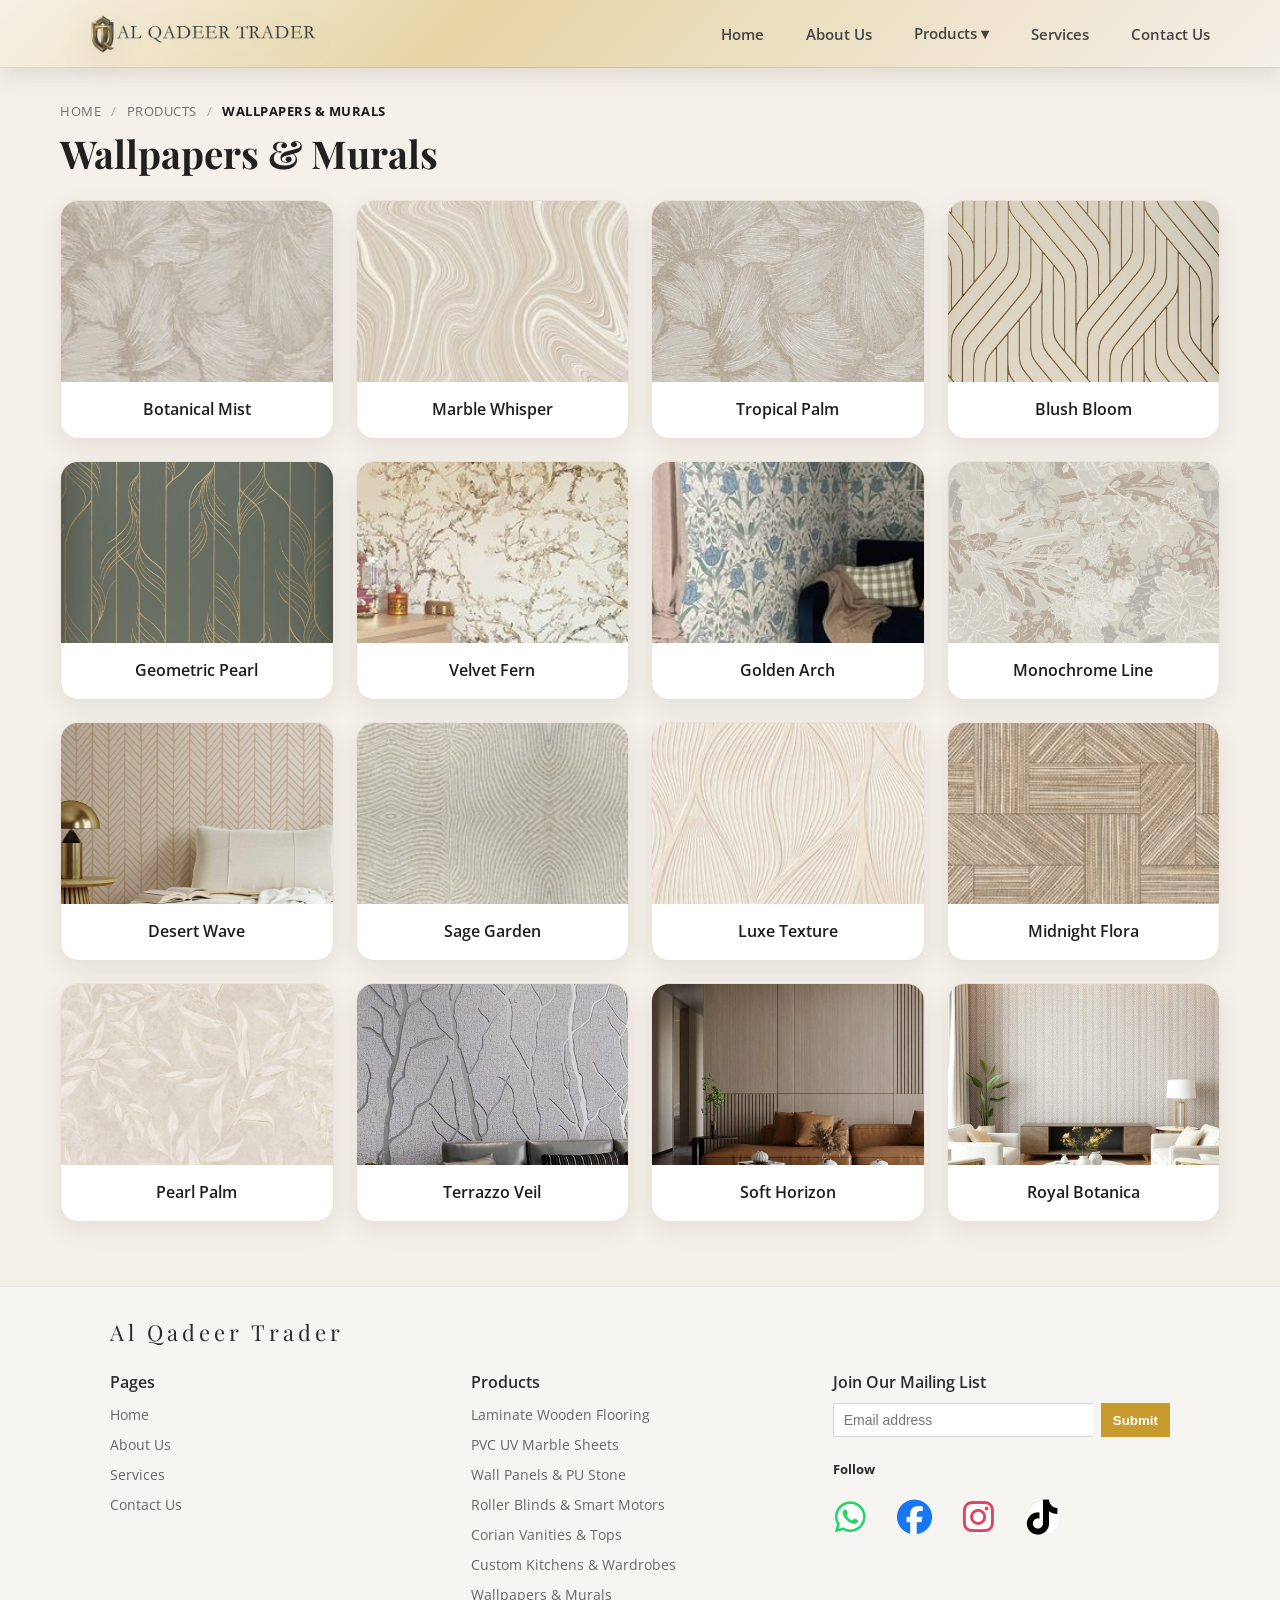
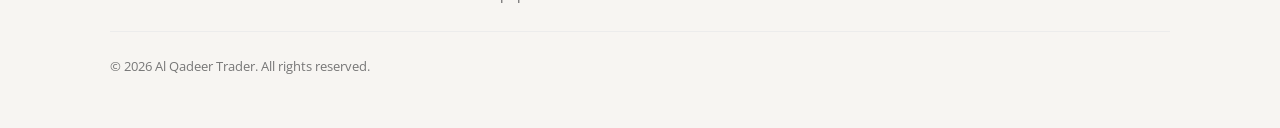
<file: wallpapers-murals.html>
<!doctype html>
<html lang="en">
  <head>
    <meta charset="utf-8" />
    <meta name="viewport" content="width=device-width, initial-scale=1" />
    <title>Wallpapers & Murals</title>
    <link rel="preconnect" href="https://fonts.googleapis.com" />
    <link rel="preconnect" href="https://fonts.gstatic.com" crossorigin />
    <link href="https://fonts.googleapis.com/css2?family=Playfair+Display:wght@400;700&family=Open+Sans:wght@300;400;600;700&display=swap" rel="stylesheet" />
    <style>
      * { box-sizing: border-box; }
      html { scroll-behavior: smooth; }
      body { margin: 0; font-family: 'Open Sans', Arial, sans-serif; color: #1d1d1d; background: #f5f1ea; }
      a { text-decoration: none; }
      img { max-width: 100%; display: block; }
      .navbar { position: sticky; top: 0; z-index: 1000; background: linear-gradient(135deg, #f7f1e5 0%, #e7d5a7 36%, #f4efe8 100%); backdrop-filter: blur(6px); box-shadow: 0 8px 22px rgba(73, 58, 30, 0.12); border-bottom: 1px solid rgba(118, 90, 46, 0.18); }
      .nav-container { max-width: 1200px; margin: 0 auto; padding: 12px 20px; display: flex; align-items: center; justify-content: space-between; gap: 18px; }
      .brand { display: inline-flex; align-items: center; font-family: 'Playfair Display', serif; font-size: clamp(1.3rem, 2vw, 2rem); letter-spacing: 0.12em; color: #1e1e1e; font-weight: 700; }
      .brand-logo {
        display: block;
        width: clamp(210px, 20vw, 330px);
        height: auto;
        max-height: 90px;
        object-fit: contain;
        background: transparent;
        filter: drop-shadow(0 8px 16px rgba(80, 62, 28, 0.15));
      }
      .nav-list { list-style: none; margin: 0; padding: 0; display: flex; align-items: center; gap: 22px; }
      .nav-item { position: relative; }
      .nav-link, .dropdown-toggle { border: 0; background: transparent; color: #444; font-size: 0.96rem; font-weight: 600; font-family: 'Open Sans', Arial, sans-serif; padding: 8px 10px; cursor: pointer; }
      .nav-link:hover, .dropdown-toggle:hover, .nav-link.active { color: #111; }
      .dropdown { position: relative; }
      .dropdown-menu { position: absolute; top: calc(100% + 10px); left: 0; min-width: 240px; background: #fff; border: 1px solid #ece5dd; border-radius: 10px; box-shadow: 0 14px 30px rgba(0,0,0,0.08); padding: 8px 0; display: none; list-style: none; }
      .dropdown:hover .dropdown-menu, .dropdown:focus-within .dropdown-menu { display: block; }
      .dropdown-menu a { display: block; color: #444; padding: 10px 14px; font-size: 0.92rem; font-weight: 500; }
      .dropdown-menu a:hover { background: #f7f3ee; color: #111; }
      .page-header { max-width: 1200px; margin: 0 auto; padding: 34px 20px 10px; }
      .breadcrumb { display: flex; align-items: center; gap: 10px; flex-wrap: wrap; color: #6f6f6f; font-size: 0.8rem; letter-spacing: 0.04em; text-transform: uppercase; }
      .breadcrumb a { color: #6f6f6f; }
      .breadcrumb .sep { color: #b0a694; }
      .breadcrumb .current { color: #1a1a1a; font-weight: 700; }
      .page-title { margin: 12px 0 0; font-family: 'Playfair Display', serif; font-size: clamp(2.2rem, 3vw, 4rem); line-height: 1.1; color: #202020; }
      .gallery-shell { max-width: 1200px; margin: 0 auto; padding: 16px 20px 64px; }
      .gallery-grid { display: grid; grid-template-columns: repeat(4, minmax(0, 1fr)); gap: 22px; }
      .product-card { background: #fff; border: 1px solid #eae1d8; border-radius: 18px; overflow: hidden; box-shadow: 0 8px 24px rgba(25, 22, 18, 0.08); transition: transform 0.28s ease, box-shadow 0.28s ease; }
      .product-card:hover { transform: translateY(-6px); box-shadow: 0 18px 32px rgba(25, 22, 18, 0.12); }
      .product-card img { width: 100%; aspect-ratio: 1.5 / 1; object-fit: cover; transition: transform 0.35s ease; }
      .product-card:hover img { transform: scale(1.06); }
      .product-card .info { padding: 16px 14px 18px; }
      .product-card h3 { margin: 0; font-size: 1rem; font-weight: 600; color: #1d1d1d; text-align: center; }
      @media (max-width: 980px) { .gallery-grid { grid-template-columns: repeat(2, minmax(0, 1fr)); } }
      @media (max-width: 640px) { .nav-container { flex-direction: column; align-items: flex-start; } .nav-list { flex-wrap: wrap; gap: 10px 14px; } .gallery-grid { grid-template-columns: 1fr; } }
    </style>
    <link rel="stylesheet" href="footer.css" />
    <link rel="stylesheet" href="responsive-nav.css" />
    <link rel="stylesheet" href="product-detail.css" />
    <link rel="stylesheet" href="https://cdnjs.cloudflare.com/ajax/libs/font-awesome/6.7.2/css/all.min.css" />
  </head>
  <body>
    <header class="navbar">
      <div class="nav-container">
        <a href="index.html" class="brand"><img src="image.png" alt="Al Qadeer Trader" class="brand-logo"></a>
        <nav class="nav" aria-label="Main navigation">
          <ul class="nav-list">
            <li class="nav-item"><a href="index.html" class="nav-link">Home</a></li>
            <li class="nav-item"><a href="about-us.html" class="nav-link">About Us</a></li>
            <li class="nav-item dropdown">
              <button class="dropdown-toggle" aria-expanded="false">Products ▾</button>
              <ul class="dropdown-menu">
                <li><a href="laminate-flooring.html">Laminate Wooden Flooring</a></li>
                <li><a href="pvc-marble-sheets.html">PVC UV Marble Sheets</a></li>
                <li><a href="wall-panels-pu-stone.html">Wall Panels &amp; PU Stone</a></li>
                <li><a href="roller-blinds-smart-motors.html">Roller Blinds &amp; Smart Motors</a></li>
                <li><a href="corian-vanities.html">Corian Vanities &amp; Tops</a></li>
                <li><a href="custom-kitchens-wardrobes.html">Custom Kitchens &amp; Wardrobes</a></li>
                <li><a href="wallpapers-murals.html" class="nav-link active">Wallpapers &amp; Murals</a></li>
              </ul>
            </li>
            <li class="nav-item"><a href="services.html" class="nav-link">Services</a></li>
            <li class="nav-item"><a href="contact-us.html" class="nav-link">Contact Us</a></li>
          </ul>
        </nav>
      </div>
    </header>

    <main>
      <div class="page-header">
        <div class="breadcrumb" aria-label="Breadcrumb">
          <a href="index.html">Home</a>
          <span class="sep">/</span>
          <a href="index.html">Products</a>
          <span class="sep">/</span>
          <span class="current">Wallpapers &amp; Murals</span>
        </div>
        <h1 class="page-title">Wallpapers &amp; Murals</h1>
      </div>

      <div class="gallery-shell">
        <div class="gallery-grid">
          <article class="product-card"><img src="a1.jpg" alt="Botanical Mist Wallpaper"><div class="info"><h3>Botanical Mist</h3></div></article>
          <article class="product-card"><img src="A2.jpg" alt="Marble Whisper Wallpaper"><div class="info"><h3>Marble Whisper</h3></div></article>
          <article class="product-card"><img src="A3.jpg" alt="Tropical Palm Wallpaper"><div class="info"><h3>Tropical Palm</h3></div></article>
          <article class="product-card"><img src="A4.jpg" alt="Blush Bloom Wallpaper"><div class="info"><h3>Blush Bloom</h3></div></article>
          <article class="product-card"><img src="A5.jpg" alt="Geometric Pearl Wallpaper"><div class="info"><h3>Geometric Pearl</h3></div></article>
          <article class="product-card"><img src="A6.jpg" alt="Velvet Fern Wallpaper"><div class="info"><h3>Velvet Fern</h3></div></article>
          <article class="product-card"><img src="A7.jpg" alt="Golden Arch Wallpaper"><div class="info"><h3>Golden Arch</h3></div></article>
          <article class="product-card"><img src="A8.jpg" alt="Monochrome Line Wallpaper"><div class="info"><h3>Monochrome Line</h3></div></article>
          <article class="product-card"><img src="A9.jpg" alt="Desert Wave Wallpaper"><div class="info"><h3>Desert Wave</h3></div></article>
          <article class="product-card"><img src="A10.jpg" alt="Sage Garden Wallpaper"><div class="info"><h3>Sage Garden</h3></div></article>
          <article class="product-card"><img src="A11.jpg" alt="Luxe Texture Wallpaper"><div class="info"><h3>Luxe Texture</h3></div></article>
          <article class="product-card"><img src="A12.jpg" alt="Midnight Flora Wallpaper"><div class="info"><h3>Midnight Flora</h3></div></article>
          <article class="product-card"><img src="A13.jpg" alt="Pearl Palm Wallpaper"><div class="info"><h3>Pearl Palm</h3></div></article>
          <article class="product-card"><img src="A14.jpg" alt="Terrazzo Veil Wallpaper"><div class="info"><h3>Terrazzo Veil</h3></div></article>
          <article class="product-card"><img src="A15.jpg" alt="Soft Horizon Wallpaper"><div class="info"><h3>Soft Horizon</h3></div></article>
          <article class="product-card"><img src="A16.jpg" alt="Royal Botanica Wallpaper"><div class="info"><h3>Royal Botanica</h3></div></article>

        </div>
      </div>
    </main>
    <div data-site-footer></div><script src="footer.js"></script><script src="responsive-nav.js"></script><script src="product-detail.js"></script>
  </body>
</html>
</file>
<file: styles.css>
/* Basic reset and fonts */
* { box-sizing: border-box; }
html { scroll-behavior: smooth; }
body { margin: 0; font-family: 'Open Sans', system-ui, Arial, sans-serif; color: #333; overflow-x: hidden; }

.site-header { background: #ffffff; position: relative; z-index: 1200; padding-bottom:0; }
.top-row { display:flex; align-items:center; justify-content:space-between; padding:18px 20px; max-width:1100px; margin:0 auto; }
.left-spacer { width:120px; }
.logo { font-family: 'Playfair Display', serif; font-size:28px; letter-spacing:4px; color:#2b2b2b; text-align:center; }
.cta-wrap { width:120px; text-align:right; }
.cta { background:#c89b2e; color:#fff; border:none; padding:10px 14px; border-radius:6px; font-weight:600; cursor:pointer; }
.cta:hover { background:#b58920; }

.menu-btn { display:none; background:transparent; border:0; font-size:26px; cursor:pointer; padding:6px 8px; }

.main-nav ul { list-style:none; margin:0; padding:0; display:flex; gap:28px; justify-content:center; }
.main-nav a { text-decoration:none; color:#666; font-size:14px; padding:12px 0; display:block; font-weight:600; }
.main-nav a:hover { color:#222; }

.divider { height:0; background:transparent; margin-top:0; display:none; }


.content { max-width:1100px; margin:0 auto; padding:0; }

.video-wrap { position: relative; left: 50%; right: 50%; margin-left: -50vw; margin-right: -50vw; width: 100vw; }
.video-wrap video { width:100%; max-width:none; border-radius:0; display:block; margin:0; height:auto; }

#laminate-gallery { scroll-margin-top: 110px; }
.gallery-section { background: #f8f5f0; padding: 56px 20px 70px; }
.gallery-top { max-width: 1100px; margin: 0 auto 26px; text-align: center; }
.eyebrow { margin: 0 0 10px; color: #ad7d18; font-size: 12px; font-weight: 700; letter-spacing: 0.18em; }
.gallery-top h2 { margin: 0; font-family: 'Playfair Display', serif; font-size: clamp(2rem, 4vw, 3rem); color: #2d2c2b; }
.gallery-grid { max-width: 1200px; margin: 0 auto; display: grid; grid-template-columns: repeat(4, minmax(0, 1fr)); gap: 22px; }
.gallery-card { background: #fff; border: 1px solid #ece5dc; border-radius: 18px; overflow: hidden; box-shadow: 0 8px 24px rgba(34, 30, 24, 0.08); transition: transform 0.28s ease, box-shadow 0.28s ease; }
.gallery-card img { display: block; width: 100%; aspect-ratio: 1 / 1; object-fit: cover; transition: transform 0.45s ease; }
.gallery-card:hover { transform: translateY(-6px); box-shadow: 0 18px 34px rgba(34, 30, 24, 0.12); }
.gallery-card:hover img { transform: scale(1.06); }
.gallery-caption { padding: 14px 12px 16px; }
.gallery-caption h3 { margin: 0; font-size: 0.96rem; font-weight: 600; color: #2f2f2f; text-align: center; }

.about-section, .category-overview { padding: 56px 28px; max-width: 1260px; margin: 24px auto; }
.about-section { background: linear-gradient(180deg, rgba(255,255,255,0.98) 0%, rgba(246,241,233,0.98) 100%); border-radius: 30px; box-shadow: 0 28px 70px rgba(32, 28, 24, 0.12); border: 1px solid rgba(209, 199, 181, 0.4); }
.about-inner { max-width: 960px; margin: 0 auto; padding: 34px 36px; position: relative; }
.about-inner::before { content: ''; position: absolute; top: 18px; left: 28px; width: 86px; height: 4px; border-radius: 999px; background: #c89b2e; opacity: 0.96; }
.about-inner h2, .overview-head h2 { margin: 0 0 16px; font-family: 'Playfair Display', serif; font-size: clamp(2.2rem, 4vw, 3.4rem); color: #1f1a16; line-height: 1.06; letter-spacing: -0.04em; }
.about-inner p { margin: 0 0 16px; line-height: 1.75; color: #4a453f; font-size: 0.98rem; }
.about-inner .eyebrow { display: inline-flex; margin-bottom: 14px; color: #a37d1c; letter-spacing: 0.24em; font-size: 0.78rem; text-transform: uppercase; font-weight: 700; }
.about-inner a.button { display: inline-flex; align-items: center; gap: 10px; background: #1f1a16; color: #fff; padding: 14px 26px; border-radius: 999px; font-weight: 700; text-decoration: none; margin-top: 12px; transition: transform 0.24s ease, box-shadow 0.24s ease; }
.about-inner a.button:hover { transform: translateY(-2px); box-shadow: 0 14px 28px rgba(31, 26, 22, 0.16); }
.category-grid { max-width: 1260px; margin: 0 auto; display: grid; grid-template-columns: repeat(auto-fit, minmax(260px, 1fr)); gap: 26px; }
.category-card { overflow: hidden; border-radius: 24px; }
.category-card a { color: inherit; display: block; text-decoration: none; background: linear-gradient(180deg, rgba(255,255,255,0.94), rgba(255,255,255,0.94)); border: 1px solid rgba(224, 217, 204, 0.68); box-shadow: 0 20px 48px rgba(26, 22, 17, 0.08); transition: transform 0.28s ease, box-shadow 0.28s ease; }
.category-card a:hover { transform: translateY(-3px); box-shadow: 0 24px 52px rgba(26, 22, 17, 0.14); }
.category-card img { aspect-ratio: 16 / 10; }
.category-card .gallery-caption { padding: 24px 18px 22px; }
.overview-head { text-align: center; max-width: 720px; margin: 0 auto 38px; }

@media (max-width: 900px) {
  .category-grid { grid-template-columns: repeat(2, minmax(0, 1fr)); }
}

@media (max-width: 640px) {
  .category-grid { grid-template-columns: 1fr; }
}

@media (max-width: 520px) {
  .gallery-grid { grid-template-columns: 1fr; }
}

/* ---------- New navbar styles (Option A) ---------- */
.navbar {
  background: linear-gradient(135deg, #f7f1e5 0%, #e7d5a7 36%, #f4efe8 100%);
  position: fixed;
  top: 0;
  left: 0;
  right: 0;
  z-index: 9999;
  box-shadow: 0 8px 22px rgba(73, 58, 30, 0.12);
  border-bottom: 1px solid rgba(118, 90, 46, 0.18);
  backdrop-filter: blur(6px);
}
/* push page content under navbar so it isn't covered */
body { padding-top: 54px; }
.nav-container {
  max-width: 1100px;
  margin: 0 auto;
  padding: 12px 20px 12px 0;
  display: flex;
  align-items: center;
  justify-content: flex-start;
  gap: 18px;
}
.nav {
  display: flex;
  align-items: center;
  position: relative;
  margin-left: auto;
  margin-right: 10px;
}
.brand {
  display: inline-flex;
  align-items: center;
  flex: 0 0 auto;
  text-decoration: none;
  margin-right: 18px;
  margin-left: -118px;
  padding: 4px 0;
  background: transparent;
}
.brand-logo {
  display: block;
  width: clamp(210px, 20vw, 330px);
  height: auto;
  max-height: 90px;
  object-fit: contain;
  background: transparent;
  filter: drop-shadow(0 8px 16px rgba(80, 62, 28, 0.15));
}
.nav-list { list-style:none; margin:0; padding:0; display:flex; align-items:center; gap:22px; }
.nav-item a, .dropdown-toggle { color:#555; text-decoration:none; font-weight:600; background:transparent; border:0; padding:8px 6px; cursor:pointer; font-size:14px; }
.nav-item a, .dropdown-toggle { color:#555; text-decoration:none; font-weight:600; background:transparent; border:0; padding:8px 6px; cursor:pointer; font-size:14px; }
.nav-item a, .nav-item a:focus, .dropdown-toggle, .dropdown-toggle:focus { outline: none; }
.dropdown-toggle { display:flex; align-items:center; justify-content:space-between; gap:8px; }
.hide-mobile { display:list-item; }
.nav-item a:hover, .dropdown-toggle:hover { color:#222; }

.dropdown { position:relative; }
.dropdown-menu { position:absolute; top:calc(100% + 8px); left:50%; transform:translateX(-50%); background:#fff; min-width:220px; max-width:90vw; box-shadow:0 6px 18px rgba(0,0,0,0.08); border-radius:6px; overflow:hidden; display:none; padding:8px 0; z-index:10000; }
.dropdown-menu li { padding:0; }
.dropdown-menu a { display:block; padding:10px 16px; color:#444; font-weight:500; font-size:14px; }
.dropdown-menu a:hover { background:#f7f7f7; color:#111; }
.dropdown:hover > .dropdown-menu { display:block; }

/* Mobile: toggle nav into vertical menu */
.nav-toggle { display:none; margin-left:auto; background:transparent; border:0; font-size:26px; cursor:pointer; padding:6px; }
.nav-toggle:focus { outline: none; }
.navbar.menu-open .nav { display:block; }

/* Mobile full-screen overlay (Dribbble-like) */
.mobile-menu-overlay { position: fixed; inset: 0; background: rgba(0,0,0,0.35); display: flex; align-items: flex-start; justify-content: center; padding: 28px 20px; visibility: hidden; opacity: 0; transition: opacity 220ms ease, visibility 220ms; z-index: 20000; }
.mobile-menu-overlay.open { visibility: visible; opacity: 1; }
.mobile-menu-inner { width: 100%; max-width: 480px; background: #fff; border-radius: 10px; box-shadow: 0 30px 80px rgba(0,0,0,0.2); padding: 22px; position: relative; max-height: 92vh; overflow:auto; }
.mobile-close { position: absolute; top: 12px; right: 14px; background: transparent; border:0; font-size:22px; cursor:pointer; }
.mobile-brand { font-family: 'Playfair Display', serif; font-size:22px; letter-spacing:4px; color:#2b2b2b; text-align:center; margin:10px 0 18px; }
.mobile-menu-list { list-style:none; margin:0; padding:0; }
.mobile-item { padding:10px 6px; border-bottom:1px solid #f0f0f0; }
.mobile-item a { text-decoration:none; color:#333; font-weight:600; display:block; padding:8px 4px; }
.accordion-toggle { background:transparent; border:0; font-weight:700; font-size:15px; width:100%; text-align:left; padding:8px 4px; cursor:pointer; }
.accordion-panel { list-style:none; margin:8px 0 0; padding-left:10px; display:none; }
.accordion-panel li { padding:8px 0; }
.mobile-cta-wrap { display:none; }
.mobile-cta { display:none; }

.no-scroll { overflow: hidden; }


@media (max-width:1024px) {
  .nav-container {
    padding: 12px 16px;
    flex-direction: row;
    align-items: center;
    justify-content: space-between;
    gap: 8px;
  }
  .brand {
    text-align: left;
    margin-left: 0;
    margin-right: 0;
    order: 1;
  }
  .nav-toggle {
    display: block;
    order: 2;
    margin-left: auto;
  }
  .nav { display:none; }
  .hide-mobile { display:none !important; }
  body { padding-top: 64px; }
}

@media (max-width:900px) {
  /* Mobile/tablet: brand on the left, hamburger on the right */
  .nav-container {
    padding: 12px 16px;
    flex-direction: row;
    align-items: center;
    justify-content: space-between;
    gap: 8px;
  }
  .brand {
    text-align: left;
    margin-left: 0;
    margin-right: 0;
    order: 1;
  }
  .nav-toggle {
    display: block;
    order: 2;
    margin-left: auto;
  }
  /* Hide desktop inline nav and show hamburger for mobile */
  .nav { display:none; }
  .hide-mobile { display:none !important; }
  /* Dropdowns on mobile overlay handled in overlay markup */
  body { padding-top: 64px; }
}

@media (max-width:420px) {
  .brand { font-size:18px; letter-spacing:2px; }
}

/* Footer styles matching navbar color palette */
.site-footer { background: #f7f5f2; color: #2b2b2b; padding:30px 0 40px; border-top:1px solid #e6e6e6; }
.footer-inner { max-width:1100px; margin:0 auto; padding:0 20px; }
.footer-top { padding-bottom:12px; }
.footer-logo { font-family: 'Playfair Display', serif; font-size:22px; letter-spacing:4px; color:#2b2b2b; text-align:left; }
.footer-row { display:grid; grid-template-columns:repeat(3,1fr); gap:24px; padding-top:12px; }
.footer-col h4 { margin:0 0 10px 0; font-weight:600; color:#2b2b2b; }
.footer-col ul { list-style:none; padding:0; margin:0; }
.footer-col li { margin:8px 0; }
.footer-col a { color:#666; text-decoration:none; font-size:14px; }
.footer-col a:hover { color:#222; }

.newsletter-form { display:flex; gap:8px; margin-top:6px; }
.newsletter-form input { flex:1; padding:8px 10px; border:1px solid #d6d6d6; border-right:0; font-size:14px; }
.newsletter-form button { background:#c89b2e; color:#fff; border:0; padding:8px 12px; cursor:pointer; font-weight:600; }
.newsletter-form button:hover { background:#b58920; }

.follow { margin-top:12px; }
.socials a { display:inline-block; width:36px; height:36px; line-height:36px; text-align:center; border-radius:50%; background:#fff; color:#666; margin-right:8px; text-decoration:none; font-size:12px; border:1px solid #ececec; }
.socials a svg { width:18px; height:18px; vertical-align:middle; fill:#666; }
.socials a:hover svg { fill:#2b2b2b; }

/* Font Awesome social-icons styles from user */
.social-icons { display: flex; gap: 20px; }
.social-icons a { font-size: 35px; text-decoration: none; color: #333; transition: 0.3s; display:inline-flex; align-items:center; justify-content:center; }
.social-icons a:hover { transform: scale(1.2); }
.social-icons .fa-whatsapp { color: #25D366; }
.social-icons .fa-facebook { color: #1877F2; }
.social-icons .fa-instagram { color: #E4405F; }
.social-icons .fa-tiktok { color: #000000; }

.footer-bottom { border-top:1px solid #ececec; margin-top:18px; padding-top:12px; text-align:left; color:#777; font-size:13px; }

@media (max-width:900px) {
  .footer-row { grid-template-columns:repeat(2,1fr); }
}

@media (max-width:480px) {
  .footer-row { grid-template-columns:1fr; }
  .footer-logo { text-align:left; }
  .footer-col { text-align:left; }
  .footer-bottom { text-align:left; }
  .newsletter-form { justify-content:flex-start; }
}

/* Responsive tweaks */
@media (max-width:700px) {
  .left-spacer, .cta-wrap { width:auto; }
  .top-row { padding:12px 16px; }
  .logo { font-size:22px; }
  .main-nav ul { gap:14px; flex-wrap:wrap; padding:6px 0; }
  .cta { padding:8px 10px; }
}

/* Mobile / Tablet breakpoints */
@media (max-width:900px) {
  /* Layout header like desktop: logo centered, nav below (single row) */
  .menu-btn { display:none; }
  .top-row { padding:12px 16px; max-width:100%; flex-direction:column; align-items:center; gap:6px; }
  .left-spacer { display:none; }
  .logo { font-size:20px; }
  .cta-wrap { width: auto; position:relative; }
  .site-header .main-nav { position: relative; top: auto; left: auto; right: auto; display: block; background: transparent; z-index: 999; box-shadow: none; }
  .site-header .main-nav ul { flex-direction: row; gap:18px; padding:8px 12px; justify-content:center; overflow-x:auto; -webkit-overflow-scrolling: touch; flex-wrap:nowrap; }
  .site-header .main-nav li a { padding:8px 6px; border-bottom:none; white-space:nowrap; font-size:14px; }
  .site-header.nav-open .main-nav { display:block; }
  /* On small screens, make video fit inside viewport (no forced full-bleed)
     and keep header above it */
  .video-wrap { left: 0; margin-left: 0; margin-right: 0; width: 100%; }
}

/* Hide horizontal scrollbar for nav and compress on very small screens */
.site-header .main-nav ul::-webkit-scrollbar { display: none; }
.site-header .main-nav ul { -ms-overflow-style: none; scrollbar-width: none; }

@media (max-width:420px) {
  /* Force single-line nav by compressing sizes */
  .logo { font-size:16px; letter-spacing:1px; }
  .site-header .main-nav ul { gap:6px; padding:4px 6px; justify-content:center; flex-wrap:nowrap; }
  .site-header .main-nav li { flex: 0 0 auto; }
  .site-header .main-nav li a { font-size:12px; padding:4px 6px; }
  .top-row { padding-bottom:4px; }
  .video-wrap { margin-top:6px; }
}

/* Shared content pages */
.inner-page { background: #f5f1ea; min-height: 100vh; overflow-x: hidden; }
.inner-hero { min-height: 390px; display: grid; place-items: center; padding: 72px 20px; color: #fff; text-align: center; background-position: center; background-size: cover; position: relative; }
.inner-hero::before { content: ''; position: absolute; inset: 0; background: linear-gradient(90deg, rgba(27, 23, 18, 0.72), rgba(27, 23, 18, 0.28)); }
.inner-hero-content { position: relative; max-width: 760px; }
.inner-hero .eyebrow { color: #e7c875; }
.inner-hero h1 { margin: 0 0 16px; font-family: 'Playfair Display', serif; font-size: clamp(2.6rem, 6vw, 5.2rem); line-height: 1.05; }
.inner-hero p { margin: 0 auto; max-width: 640px; line-height: 1.7; font-size: 1.05rem; }
.inner-section { max-width: 1120px; margin: 0 auto; padding: 72px 24px; }
.section-heading { max-width: 720px; margin: 0 auto 34px; text-align: center; }
.section-heading h2 { margin: 0 0 14px; font-family: 'Playfair Display', serif; font-size: clamp(2rem, 4vw, 3.2rem); color: #201b17; }
.section-heading p, .inner-copy p { color: #5b544b; line-height: 1.8; }
.service-grid, .value-grid { display: grid; grid-template-columns: repeat(3, minmax(0, 1fr)); gap: 22px; }
.service-card, .value-card, .contact-panel { background: #fff; border: 1px solid #e9e0d5; border-radius: 18px; overflow: hidden; box-shadow: 0 12px 30px rgba(34, 30, 24, 0.08); }
.service-card img { width: 100%; aspect-ratio: 16 / 10; object-fit: cover; }
.service-card-content, .value-card { padding: 24px; }
.service-card h3, .value-card h3 { margin: 0 0 10px; color: #28221c; font-family: 'Playfair Display', serif; font-size: 1.35rem; }
.service-card p, .value-card p { margin: 0; color: #625a51; line-height: 1.7; }
.value-card { min-height: 180px; border-top: 3px solid #c89b2e; }
.inner-cta { margin: 0 auto 72px; max-width: 1120px; padding: 54px 24px; text-align: center; color: #fff; background: #211c17; border-radius: 24px; }
.inner-cta h2 { margin: 0 0 12px; font-family: 'Playfair Display', serif; font-size: clamp(2rem, 4vw, 3rem); }
.inner-cta p { margin: 0 0 22px; color: #e8e0d5; }
.page-button { display: inline-flex; align-items: center; justify-content: center; padding: 13px 24px; border-radius: 999px; background: #c89b2e; color: #fff; font-weight: 700; text-decoration: none; }
.contact-layout { display: grid; grid-template-columns: 0.8fr 1.2fr; gap: 24px; align-items: start; }
.contact-panel { padding: 28px; }
.contact-panel h2 { margin: 0 0 18px; font-family: 'Playfair Display', serif; color: #28221c; }
.contact-detail { display: block; margin: 16px 0; color: #4d453c; line-height: 1.6; text-decoration: none; }
.contact-detail strong { display: block; color: #a07918; font-size: 0.78rem; letter-spacing: 0.12em; text-transform: uppercase; }
.contact-form { display: grid; gap: 14px; }
.contact-form label { display: grid; gap: 6px; color: #4d453c; font-size: 0.9rem; font-weight: 600; }
.contact-form input, .contact-form select, .contact-form textarea { width: 100%; border: 1px solid #ddd2c5; border-radius: 8px; padding: 12px 13px; font: inherit; background: #fffdf9; }
.contact-form textarea { min-height: 130px; resize: vertical; }
.contact-form button { border: 0; cursor: pointer; width: fit-content; }
@media (max-width: 960px) {
  .service-grid, .value-grid { grid-template-columns: repeat(2, minmax(0, 1fr)); }
  .contact-layout { grid-template-columns: 1fr; }
}

@media (max-width: 760px) {
  .service-grid, .value-grid, .contact-layout { grid-template-columns: 1fr; }
  .inner-hero { min-height: 340px; padding: 64px 18px; }
  .inner-hero h1 { font-size: clamp(2.25rem, 10vw, 3.5rem); }
  .inner-hero p { font-size: 0.96rem; }
  .inner-section { padding: 52px 18px; }
  .section-heading h2 { font-size: clamp(1.9rem, 8vw, 2.7rem); }
  .contact-panel { padding: 22px; }
  .inner-cta { margin: 0 18px 52px; padding: 42px 20px; }
}

@media (max-width: 480px) {
  .inner-hero { min-height: 300px; padding: 52px 16px; }
  .inner-hero h1 { font-size: clamp(2rem, 11vw, 2.8rem); }
  .inner-section { padding: 42px 14px; }
  .service-card-content, .value-card { padding: 20px; }
  .inner-cta { margin: 0 12px 42px; border-radius: 18px; padding: 36px 18px; }
  .inner-cta h2 { font-size: 2rem; }
  .page-button, .contact-form button { width: 100%; }
}
</file>
<file: footer.css>
.site-footer { background: #f7f5f2; color: #2b2b2b; padding:30px 0 40px; border-top:1px solid #e6e6e6; }
.footer-inner { max-width:1100px; margin:0 auto; padding:0 20px; }
.footer-top { padding-bottom:12px; }
.footer-logo { font-family: 'Playfair Display', serif; font-size:22px; letter-spacing:4px; color:#2b2b2b; text-align:left; }
.footer-row { display:grid; grid-template-columns:repeat(3,1fr); gap:24px; padding-top:12px; }
.footer-col h4 { margin:0 0 10px 0; font-weight:600; color:#2b2b2b; }
.footer-col ul { list-style:none; padding:0; margin:0; }
.footer-col li { margin:8px 0; }
.footer-col a { color:#666; text-decoration:none; font-size:14px; }
.footer-col a:hover { color:#222; }
.newsletter-form { display:flex; gap:8px; margin-top:6px; }
.newsletter-form input { flex:1; padding:8px 10px; border:1px solid #d6d6d6; border-right:0; font-size:14px; }
.newsletter-form button { background:#c89b2e; color:#fff; border:0; padding:8px 12px; cursor:pointer; font-weight:600; }
.newsletter-form button:hover { background:#b58920; }
.follow { margin-top:12px; }
.socials a { display:inline-block; width:36px; height:36px; line-height:36px; text-align:center; border-radius:50%; background:#fff; color:#666; margin-right:8px; text-decoration:none; font-size:12px; border:1px solid #ececec; }
.socials a svg { width:18px; height:18px; vertical-align:middle; fill:#666; }
.socials a:hover svg { fill:#2b2b2b; }
.social-icons { display: flex; gap: 20px; }
.social-icons a { font-size: 35px; text-decoration: none; color: #333; transition: 0.3s; display:inline-flex; align-items:center; justify-content:center; }
.social-icons a:hover { transform: scale(1.2); }
.social-icons .fa-whatsapp { color: #25D366; }
.social-icons .fa-facebook { color: #1877F2; }
.social-icons .fa-instagram { color: #E4405F; }
.social-icons .fa-tiktok { color: #000000; }
.footer-bottom { border-top:1px solid #ececec; margin-top:18px; padding-top:12px; text-align:left; color:#777; font-size:13px; }
@media (max-width:900px) { .footer-row { grid-template-columns:repeat(2,1fr); } }
@media (max-width:480px) { .footer-row { grid-template-columns:1fr; } .footer-logo { text-align:left; } .footer-col { text-align:left; } .footer-bottom { text-align:left; } .newsletter-form { justify-content:flex-start; } }
</file>
<file: responsive-nav.css>
.mobile-nav-toggle { display: none; border: 0; background: transparent; color: #444; cursor: pointer; font-size: 27px; line-height: 1; padding: 8px; }
.no-scroll { overflow: hidden; }

@media (max-width: 900px) {
  .navbar .nav-container { flex-direction: row; align-items: center; justify-content: space-between; gap: 8px; padding: 12px 16px; flex-wrap: wrap; }
  .navbar .brand { order: 1; margin-left: 0; margin-right: 0; }
  .mobile-nav-toggle { display: block; order: 2; margin-left: auto; }
  .navbar .nav { display: none; width: 100%; order: 3; }
  .navbar .nav.mobile-open { display: block; }
  .navbar .nav-list { width: 100%; flex-direction: column; align-items: stretch; gap: 0; padding: 8px 0 12px; }
  .navbar .nav-item { width: 100%; }
  .navbar .nav-link, .navbar .dropdown-toggle { display: block; width: 100%; padding: 12px 10px; text-align: left; }
  .navbar .dropdown-menu { position: static; transform: none; min-width: 0; width: 100%; margin: 0; border-radius: 6px; box-shadow: none; display: none; }
  .navbar .dropdown.open > .dropdown-menu { display: block; }
  .navbar .dropdown-menu a { padding: 10px 20px; }
}
</file>
<file: product-detail.css>
.product-card { cursor: pointer; }
.product-card:focus-visible { outline: 3px solid #c89b2e; outline-offset: 4px; }
.product-modal { position: fixed; inset: 0; z-index: 30000; display: grid; place-items: center; padding: 24px; background: rgba(25, 21, 17, 0.7); opacity: 0; visibility: hidden; transition: opacity 180ms ease, visibility 180ms ease; }
.product-modal.open { opacity: 1; visibility: visible; }
.product-modal-dialog { position: relative; display: grid; grid-template-columns: minmax(0, 1.05fr) minmax(280px, 0.95fr); width: min(980px, 100%); max-height: min(720px, 92vh); overflow: hidden; background: #fff; border-radius: 18px; box-shadow: 0 24px 80px rgba(0, 0, 0, 0.28); transform: translateY(12px); transition: transform 180ms ease; }
.product-modal.open .product-modal-dialog { transform: translateY(0); }
.product-modal-image { width: 100%; height: 100%; min-height: 420px; max-height: 92vh; object-fit: cover; background: #eee8df; }
.product-modal-content { display: flex; flex-direction: column; justify-content: center; padding: 48px 42px; }
.product-modal-eyebrow { margin: 0 0 12px; color: #a07918; font-size: 0.76rem; font-weight: 700; letter-spacing: 0.16em; text-transform: uppercase; }
.product-modal-title { margin: 0 0 18px; color: #1e1a16; font-family: 'Playfair Display', serif; font-size: clamp(2rem, 4vw, 3.2rem); line-height: 1.08; }
.product-modal-description { margin: 0; color: #5b544b; font-size: 1rem; line-height: 1.8; }
.product-modal-close { position: absolute; top: 14px; right: 16px; width: 40px; height: 40px; border: 0; border-radius: 50%; background: rgba(255, 255, 255, 0.92); color: #28231e; cursor: pointer; font-size: 26px; line-height: 1; }
.product-modal-close:hover { background: #fff; }
@media (max-width: 700px) {
  .product-modal { padding: 14px; }
  .product-modal-dialog { display: block; max-height: 94vh; overflow-y: auto; }
  .product-modal-image { height: min(55vh, 420px); min-height: 0; max-height: none; }
  .product-modal-content { padding: 28px 24px 32px; }
  .product-modal-title { font-size: 2.25rem; }
}
</file>
